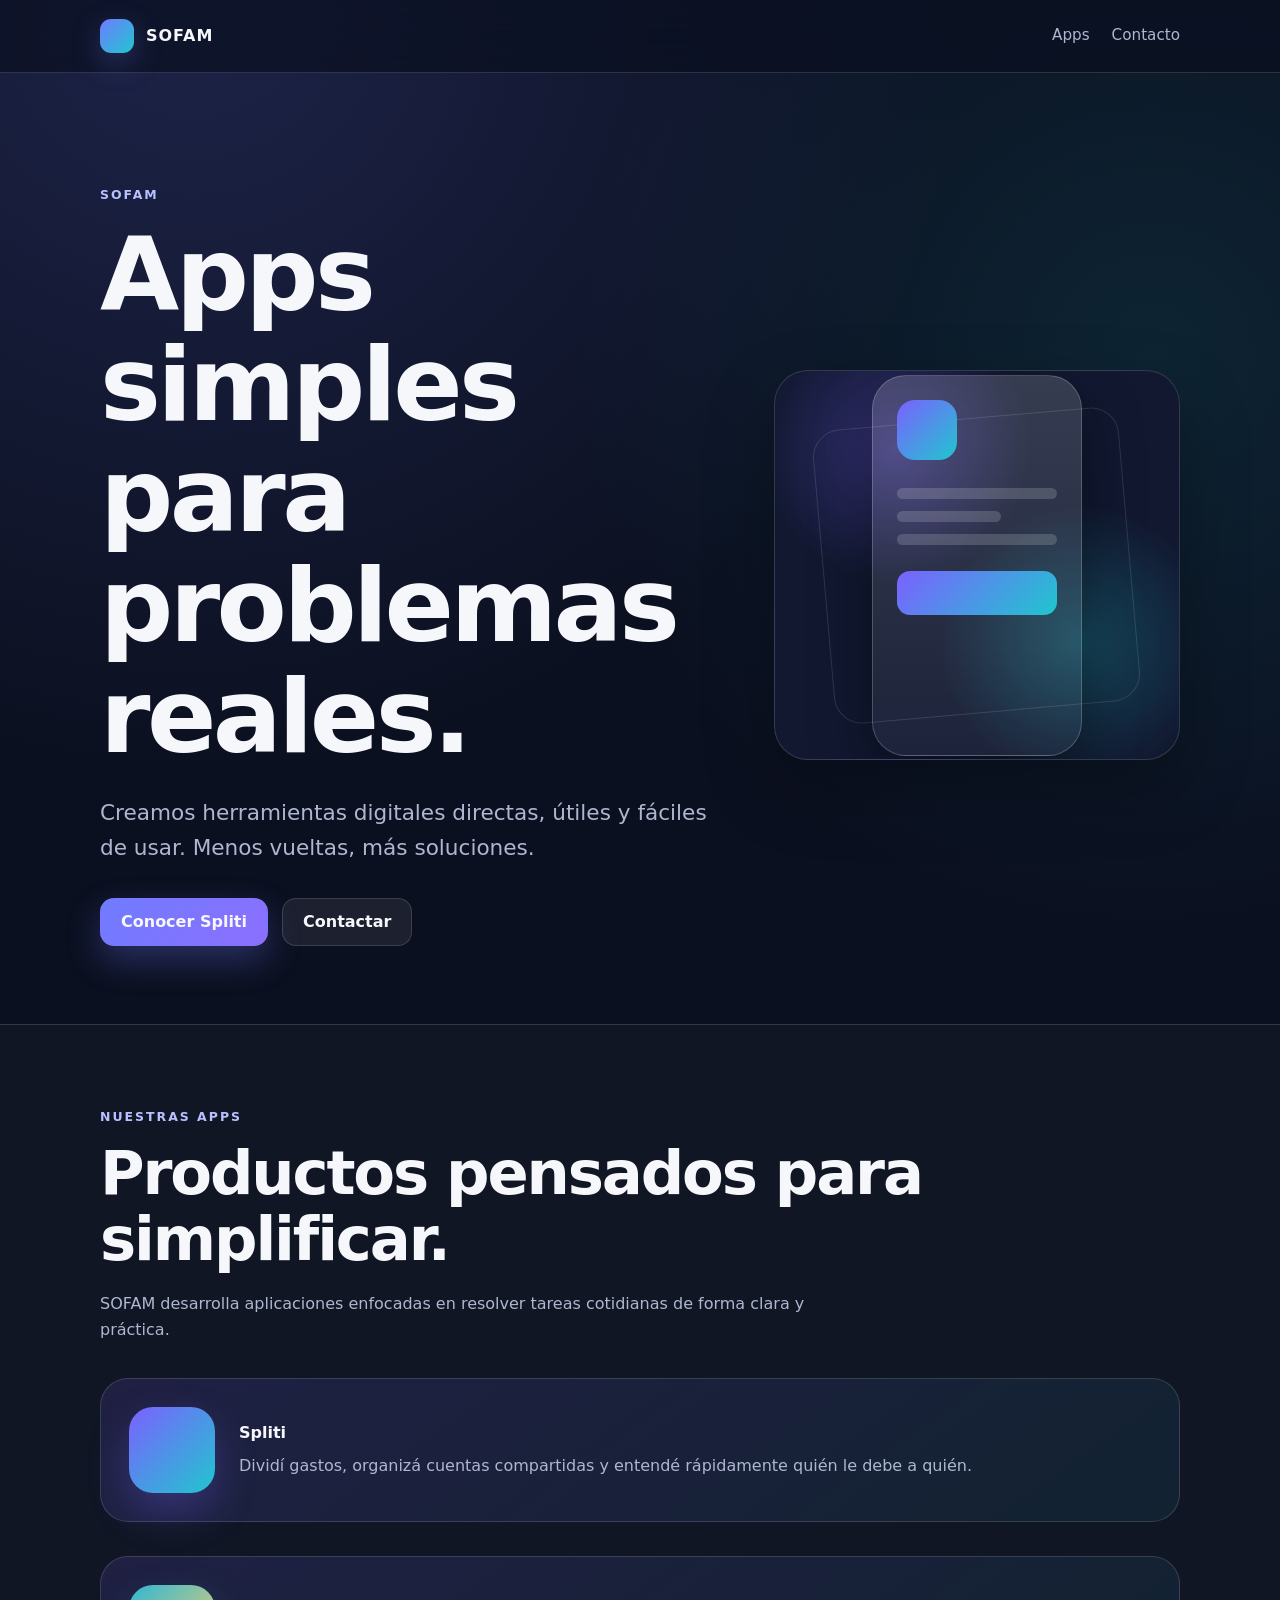
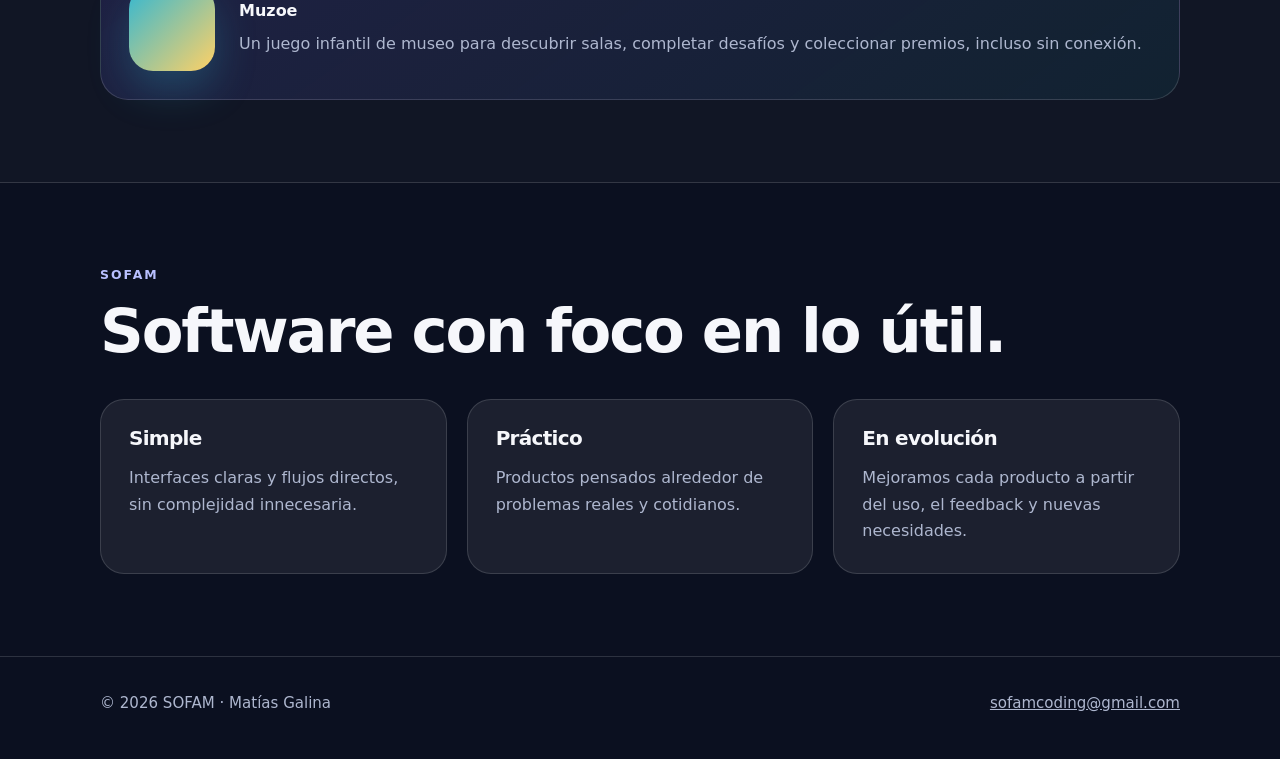
<file: index.html>
<!doctype html>
<html lang="es">
<head>
  <meta charset="utf-8">
  <meta name="viewport" content="width=device-width, initial-scale=1">
  <title>SOFAM — Apps simples para problemas reales</title>
  <meta name="description" content="SOFAM crea apps simples para problemas reales. Conocé Spliti y Muzoe.">
  <link rel="canonical" href="https://sofam.com.ar/">
  <link rel="stylesheet" href="/assets/styles.css">
</head>
<body>
  <header class="site-header">
    <div class="container nav">
      <a class="brand" href="https://sofam.com.ar/" aria-label="SOFAM inicio"><span class="brand-mark" aria-hidden="true"></span>SOFAM</a>
      <nav class="nav-links" aria-label="Navegación principal">
        <a href="#apps">Apps</a>
        <a class="hide-mobile" href="mailto:sofamcoding@gmail.com">Contacto</a>
      </nav>
    </div>
  </header>

  <main>
    <section class="hero">
      <div class="container hero-grid">
        <div>
          <p class="eyebrow">SOFAM</p>
          <h1>Apps simples para problemas reales.</h1>
          <p class="lead">Creamos herramientas digitales directas, útiles y fáciles de usar. Menos vueltas, más soluciones.</p>
          <div class="actions">
            <a class="button primary" href="https://sofam.com.ar/spliti/">Conocer Spliti</a>
            <a class="button" href="mailto:sofamcoding@gmail.com">Contactar</a>
          </div>
        </div>
        <div class="hero-card" aria-hidden="true">
          <div class="mini-app">
            <div class="mini-logo"></div>
            <div class="mini-line"></div>
            <div class="mini-line short"></div>
            <div class="mini-line"></div>
            <div class="mini-chip"></div>
          </div>
        </div>
      </div>
    </section>

    <section class="section soft" id="apps">
      <div class="container">
        <p class="eyebrow">Nuestras apps</p>
        <h2>Productos pensados para simplificar.</h2>
        <p class="section-copy">SOFAM desarrolla aplicaciones enfocadas en resolver tareas cotidianas de forma clara y práctica.</p>

        <a class="app-card" href="https://sofam.com.ar/spliti/">
          <span class="app-icon" aria-hidden="true"></span>
          <span>
            <strong>Spliti</strong>
            <p>Dividí gastos, organizá cuentas compartidas y entendé rápidamente quién le debe a quién.</p>
          </span>
        </a>

        <a class="app-card" href="https://sofam.com.ar/muzoe/">
          <span class="app-icon muzoe" aria-hidden="true"></span>
          <span>
            <strong>Muzoe</strong>
            <p>Un juego infantil de museo para descubrir salas, completar desafíos y coleccionar premios, incluso sin conexión.</p>
          </span>
        </a>
      </div>
    </section>

    <section class="section">
      <div class="container">
        <p class="eyebrow">SOFAM</p>
        <h2>Software con foco en lo útil.</h2>
        <div class="cards">
          <article class="card"><h3>Simple</h3><p>Interfaces claras y flujos directos, sin complejidad innecesaria.</p></article>
          <article class="card"><h3>Práctico</h3><p>Productos pensados alrededor de problemas reales y cotidianos.</p></article>
          <article class="card"><h3>En evolución</h3><p>Mejoramos cada producto a partir del uso, el feedback y nuevas necesidades.</p></article>
        </div>
      </div>
    </section>
  </main>

  <footer class="footer">
    <div class="container footer-inner">
      <span>© 2026 SOFAM · Matías Galina</span>
      <span><a href="mailto:sofamcoding@gmail.com">sofamcoding@gmail.com</a></span>
    </div>
  </footer>
</body>
</html>
</file>
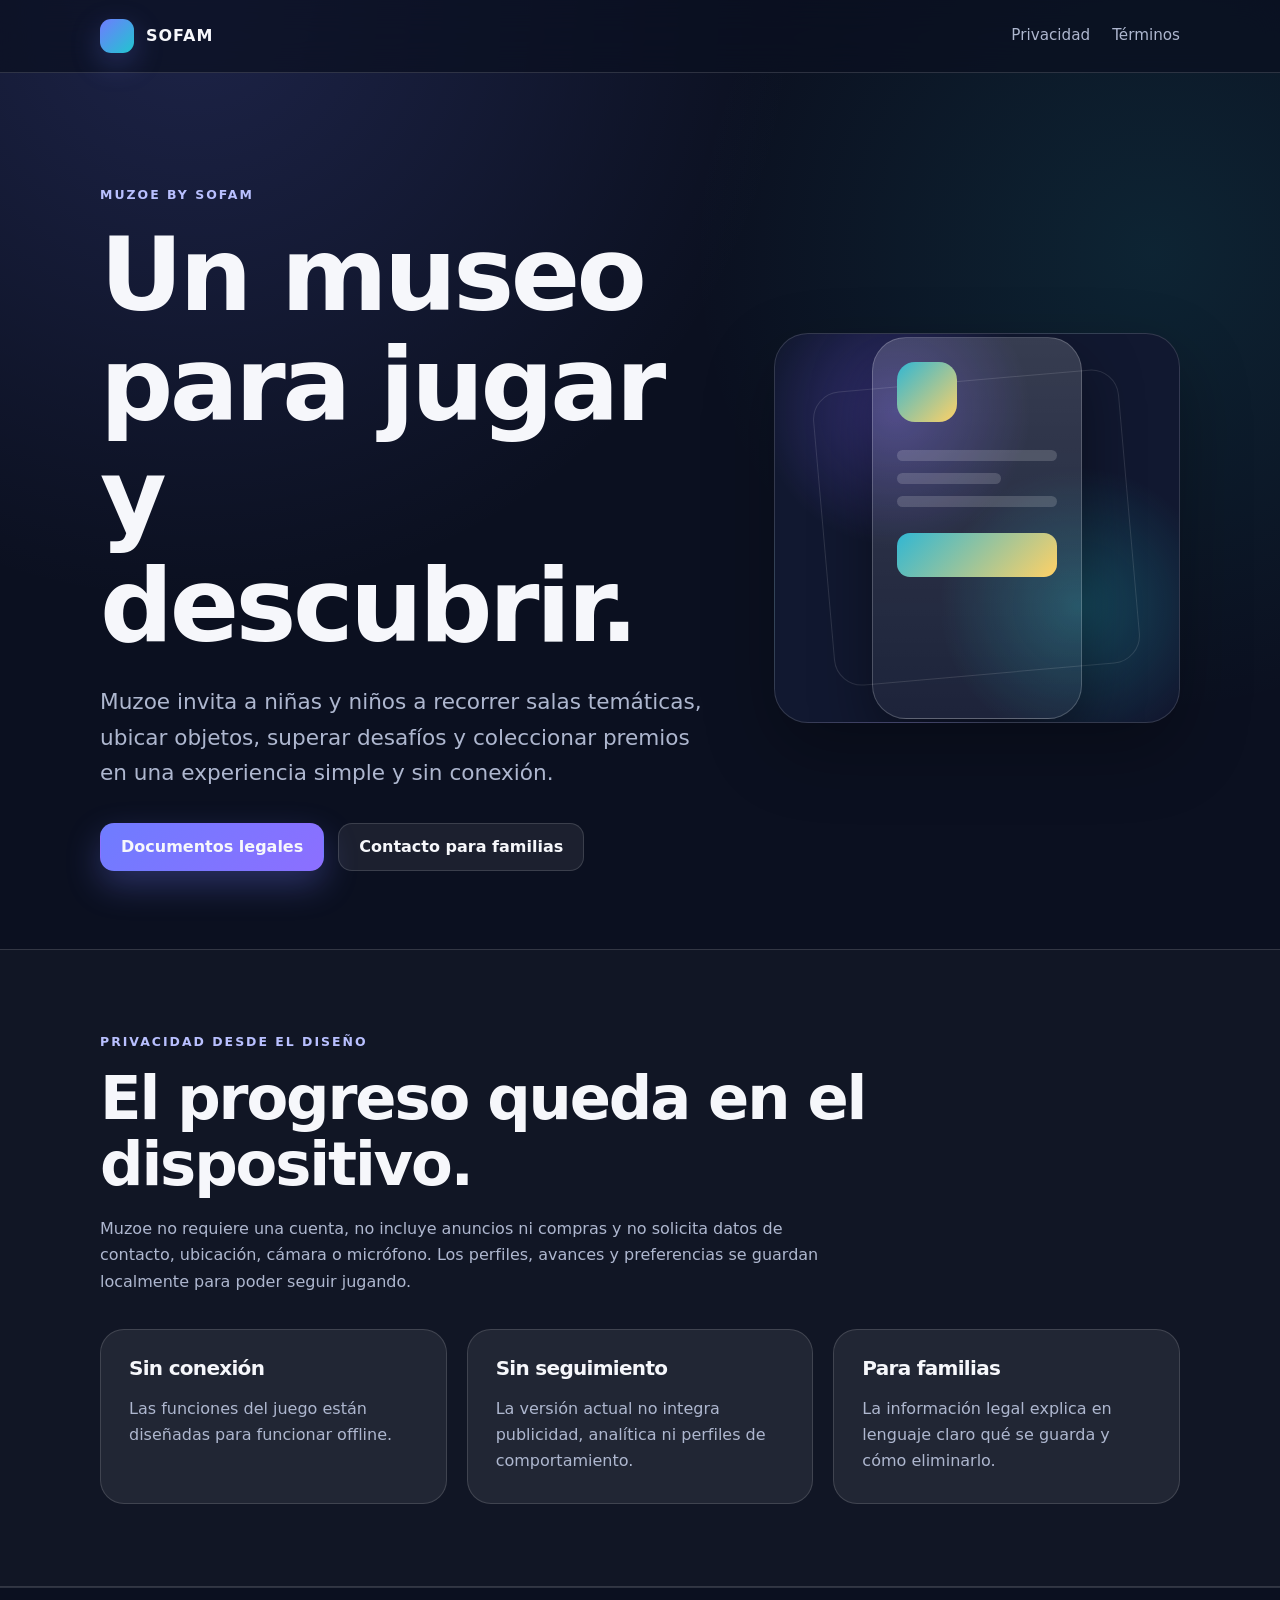
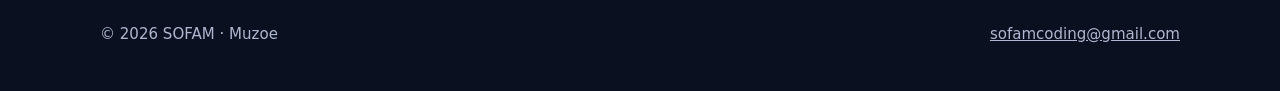
<file: muzoe/index.html>
<!doctype html>
<html lang="es">
<head>
  <meta charset="utf-8">
  <meta name="viewport" content="width=device-width, initial-scale=1">
  <title>Muzoe — Un museo para jugar y descubrir</title>
  <meta name="description" content="Muzoe es un juego infantil de museo que funciona sin conexión y guarda el progreso localmente.">
  <link rel="canonical" href="https://sofam.com.ar/muzoe/">
  <link rel="stylesheet" href="/assets/styles.css">
</head>
<body>
  <header class="site-header">
    <div class="container nav">
      <a class="brand" href="https://sofam.com.ar/"><span class="brand-mark" aria-hidden="true"></span>SOFAM</a>
      <nav class="nav-links" aria-label="Navegación Muzoe">
        <a href="/muzoe/legal/#privacidad">Privacidad</a>
        <a href="/muzoe/legal/#terminos">Términos</a>
      </nav>
    </div>
  </header>

  <main>
    <section class="hero">
      <div class="container hero-grid">
        <div>
          <p class="eyebrow">Muzoe by SOFAM</p>
          <h1>Un museo para jugar y descubrir.</h1>
          <p class="lead">Muzoe invita a niñas y niños a recorrer salas temáticas, ubicar objetos, superar desafíos y coleccionar premios en una experiencia simple y sin conexión.</p>
          <div class="actions">
            <a class="button primary" href="/muzoe/legal/">Documentos legales</a>
            <a class="button" href="mailto:sofamcoding@gmail.com?subject=Muzoe">Contacto para familias</a>
          </div>
        </div>
        <div class="hero-card" aria-hidden="true">
          <div class="mini-app">
            <div class="mini-logo" style="background:linear-gradient(135deg,var(--muzoe-a),var(--muzoe-b))"></div>
            <div class="mini-line"></div>
            <div class="mini-line short"></div>
            <div class="mini-line"></div>
            <div class="mini-chip" style="background:linear-gradient(135deg,var(--muzoe-a),var(--muzoe-b))"></div>
          </div>
        </div>
      </div>
    </section>

    <section class="section soft">
      <div class="container">
        <p class="eyebrow">Privacidad desde el diseño</p>
        <h2>El progreso queda en el dispositivo.</h2>
        <p class="section-copy">Muzoe no requiere una cuenta, no incluye anuncios ni compras y no solicita datos de contacto, ubicación, cámara o micrófono. Los perfiles, avances y preferencias se guardan localmente para poder seguir jugando.</p>
        <div class="cards">
          <article class="card"><h3>Sin conexión</h3><p>Las funciones del juego están diseñadas para funcionar offline.</p></article>
          <article class="card"><h3>Sin seguimiento</h3><p>La versión actual no integra publicidad, analítica ni perfiles de comportamiento.</p></article>
          <article class="card"><h3>Para familias</h3><p>La información legal explica en lenguaje claro qué se guarda y cómo eliminarlo.</p></article>
        </div>
      </div>
    </section>
  </main>

  <footer class="footer">
    <div class="container footer-inner">
      <span>© 2026 SOFAM · Muzoe</span>
      <span><a href="mailto:sofamcoding@gmail.com">sofamcoding@gmail.com</a></span>
    </div>
  </footer>
</body>
</html>
</file>
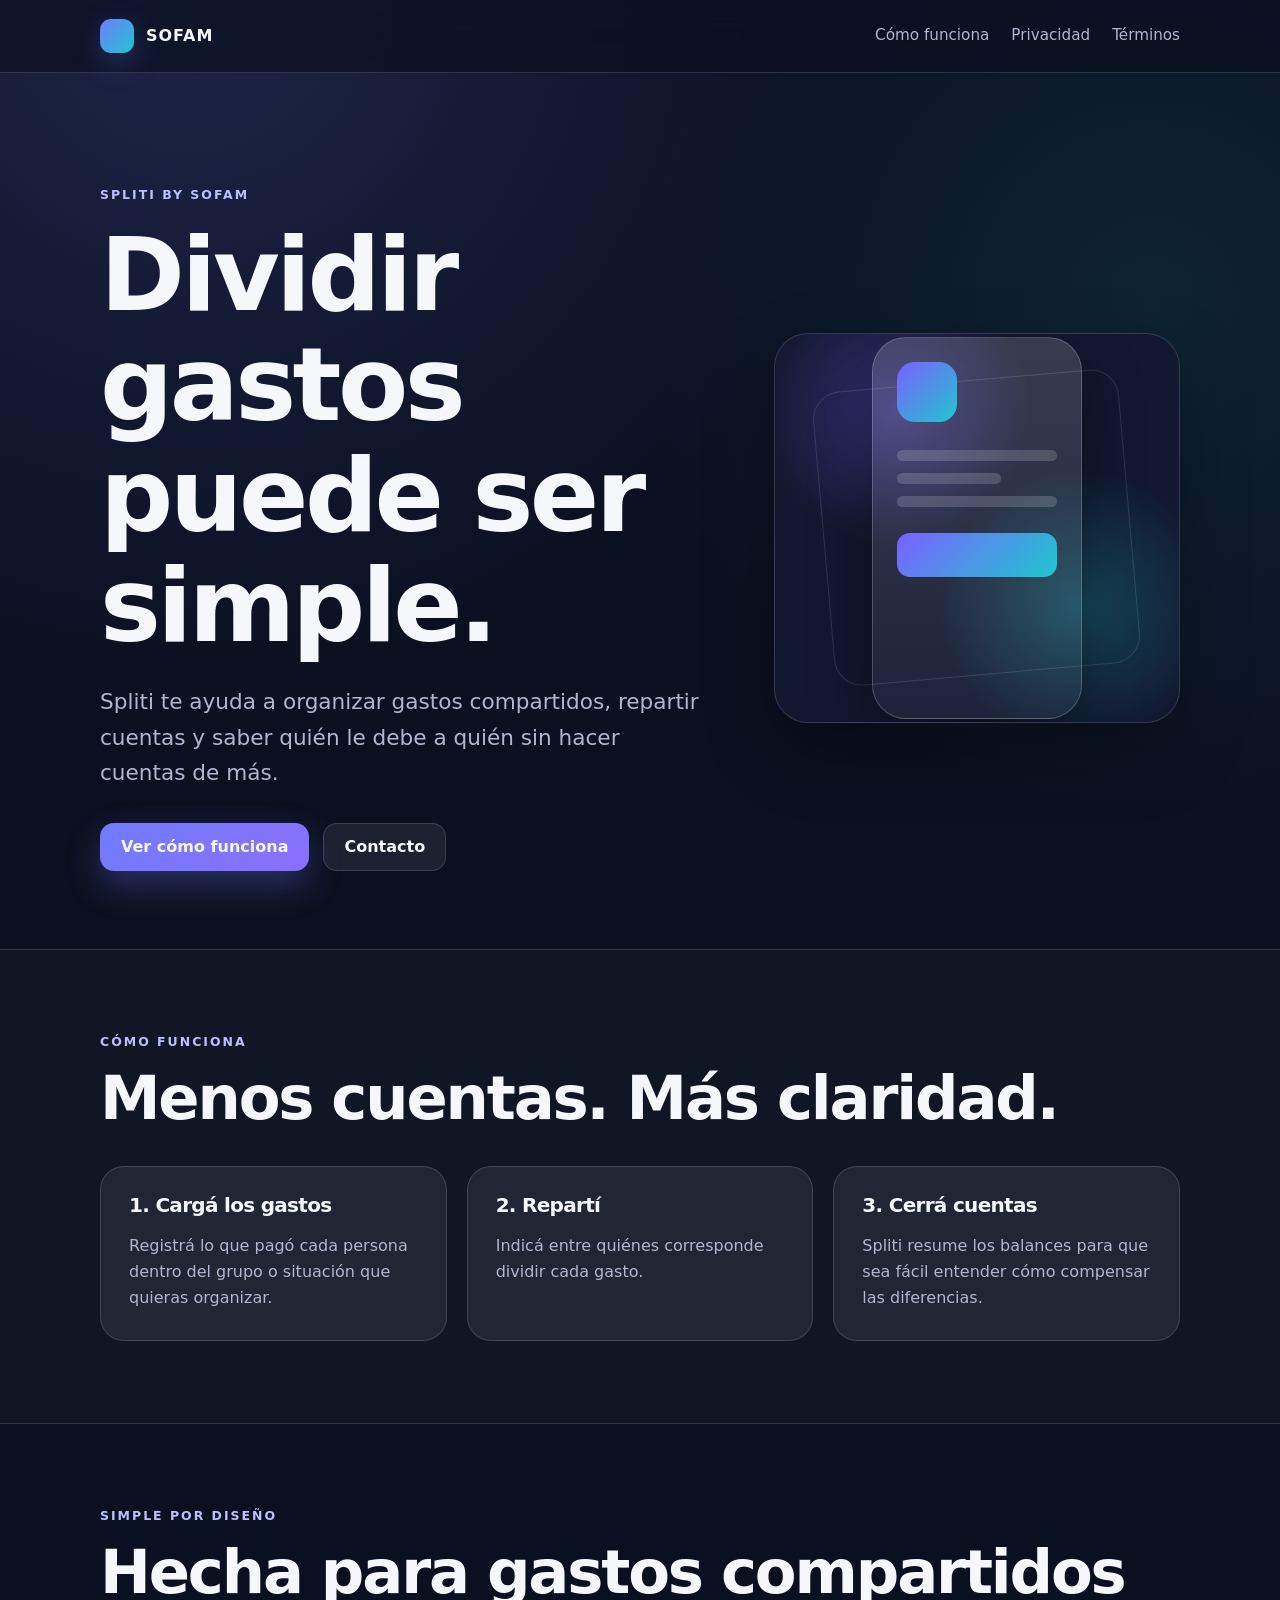
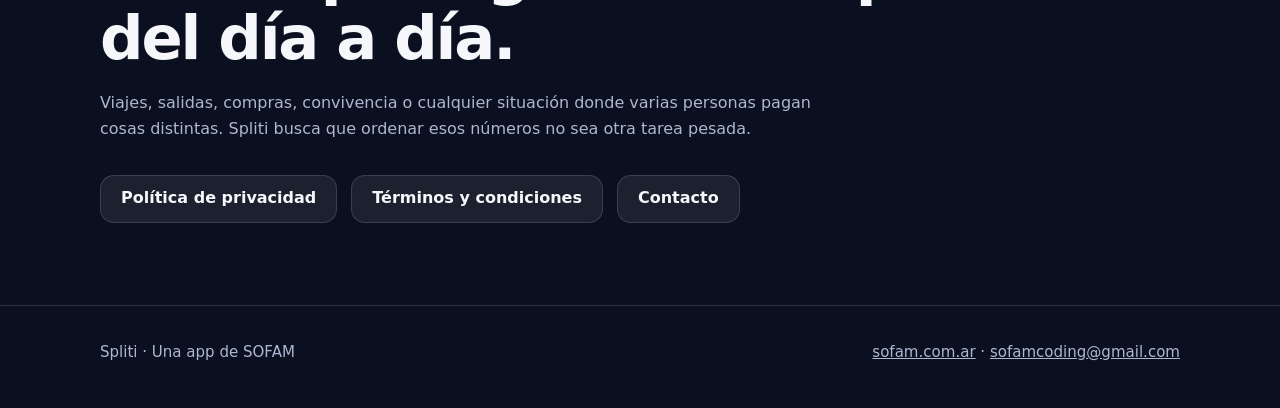
<file: spliti/index.html>
<!doctype html>
<html lang="es">
<head>
  <meta charset="utf-8">
  <meta name="viewport" content="width=device-width, initial-scale=1">
  <title>Spliti — Dividí gastos sin complicarte</title>
  <meta name="description" content="Spliti te ayuda a dividir gastos y organizar cuentas compartidas de forma simple.">
  <link rel="canonical" href="https://sofam.com.ar/spliti/">
  <link rel="stylesheet" href="/assets/styles.css">
</head>
<body>
  <header class="site-header">
    <div class="container nav">
      <a class="brand" href="https://sofam.com.ar/"><span class="brand-mark" aria-hidden="true"></span>SOFAM</a>
      <nav class="nav-links" aria-label="Navegación Spliti">
        <a href="#como-funciona">Cómo funciona</a>
        <a class="hide-mobile" href="/spliti/legal/#privacidad">Privacidad</a>
        <a class="hide-mobile" href="/spliti/legal/#terminos">Términos</a>
      </nav>
    </div>
  </header>

  <main>
    <section class="hero">
      <div class="container hero-grid">
        <div>
          <p class="eyebrow">Spliti by SOFAM</p>
          <h1>Dividir gastos puede ser simple.</h1>
          <p class="lead">Spliti te ayuda a organizar gastos compartidos, repartir cuentas y saber quién le debe a quién sin hacer cuentas de más.</p>
          <div class="actions">
            <a class="button primary" href="#como-funciona">Ver cómo funciona</a>
            <a class="button" href="mailto:sofamcoding@gmail.com?subject=Spliti">Contacto</a>
          </div>
        </div>
        <div class="hero-card" aria-hidden="true">
          <div class="mini-app">
            <div class="mini-logo"></div>
            <div class="mini-line"></div>
            <div class="mini-line short"></div>
            <div class="mini-line"></div>
            <div class="mini-chip"></div>
          </div>
        </div>
      </div>
    </section>

    <section class="section soft" id="como-funciona">
      <div class="container">
        <p class="eyebrow">Cómo funciona</p>
        <h2>Menos cuentas. Más claridad.</h2>
        <div class="cards">
          <article class="card"><h3>1. Cargá los gastos</h3><p>Registrá lo que pagó cada persona dentro del grupo o situación que quieras organizar.</p></article>
          <article class="card"><h3>2. Repartí</h3><p>Indicá entre quiénes corresponde dividir cada gasto.</p></article>
          <article class="card"><h3>3. Cerrá cuentas</h3><p>Spliti resume los balances para que sea fácil entender cómo compensar las diferencias.</p></article>
        </div>
      </div>
    </section>

    <section class="section">
      <div class="container">
        <p class="eyebrow">Simple por diseño</p>
        <h2>Hecha para gastos compartidos del día a día.</h2>
        <p class="section-copy">Viajes, salidas, compras, convivencia o cualquier situación donde varias personas pagan cosas distintas. Spliti busca que ordenar esos números no sea otra tarea pesada.</p>
        <div class="actions">
          <a class="button" href="/spliti/legal/#privacidad">Política de privacidad</a>
          <a class="button" href="/spliti/legal/#terminos">Términos y condiciones</a>
          <a class="button" href="mailto:sofamcoding@gmail.com?subject=Spliti">Contacto</a>
        </div>
      </div>
    </section>
  </main>

  <footer class="footer">
    <div class="container footer-inner">
      <span>Spliti · Una app de SOFAM</span>
      <span><a href="https://sofam.com.ar/">sofam.com.ar</a> · <a href="mailto:sofamcoding@gmail.com">sofamcoding@gmail.com</a></span>
    </div>
  </footer>
</body>
</html>
</file>
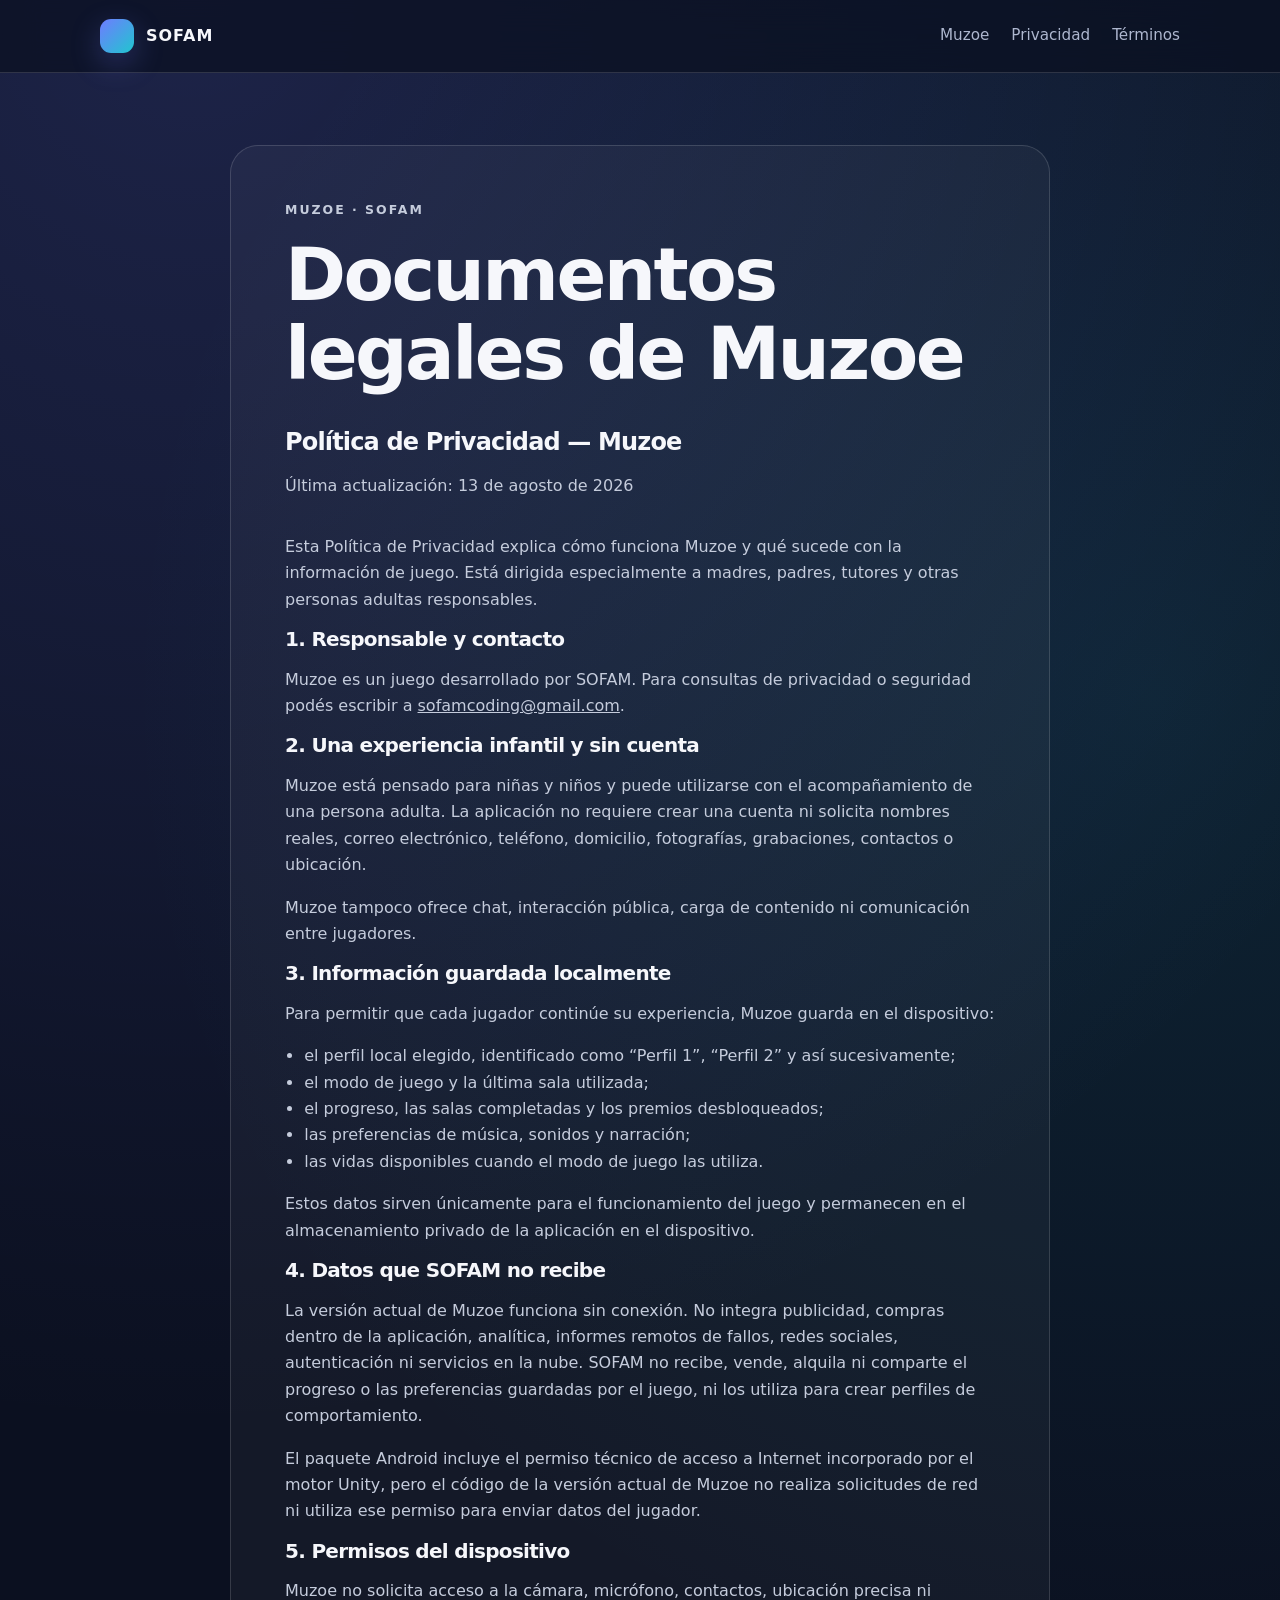
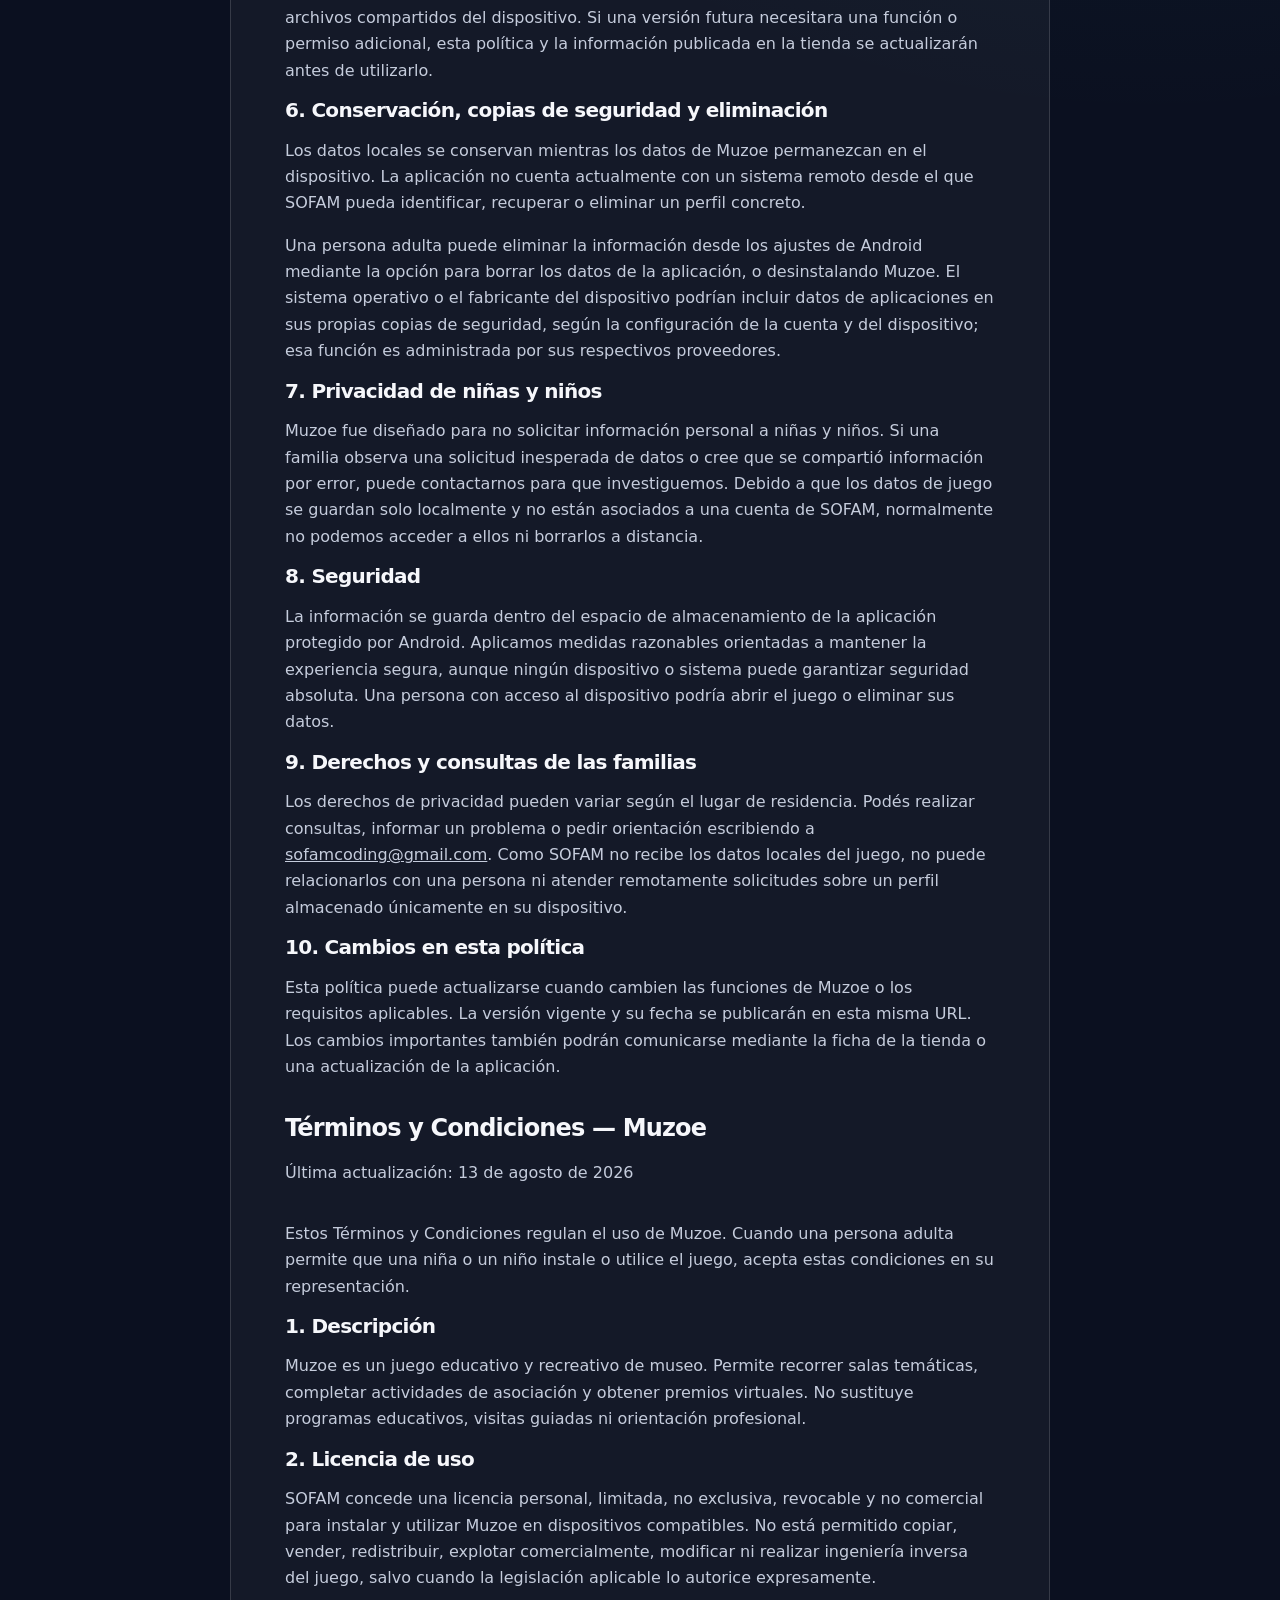
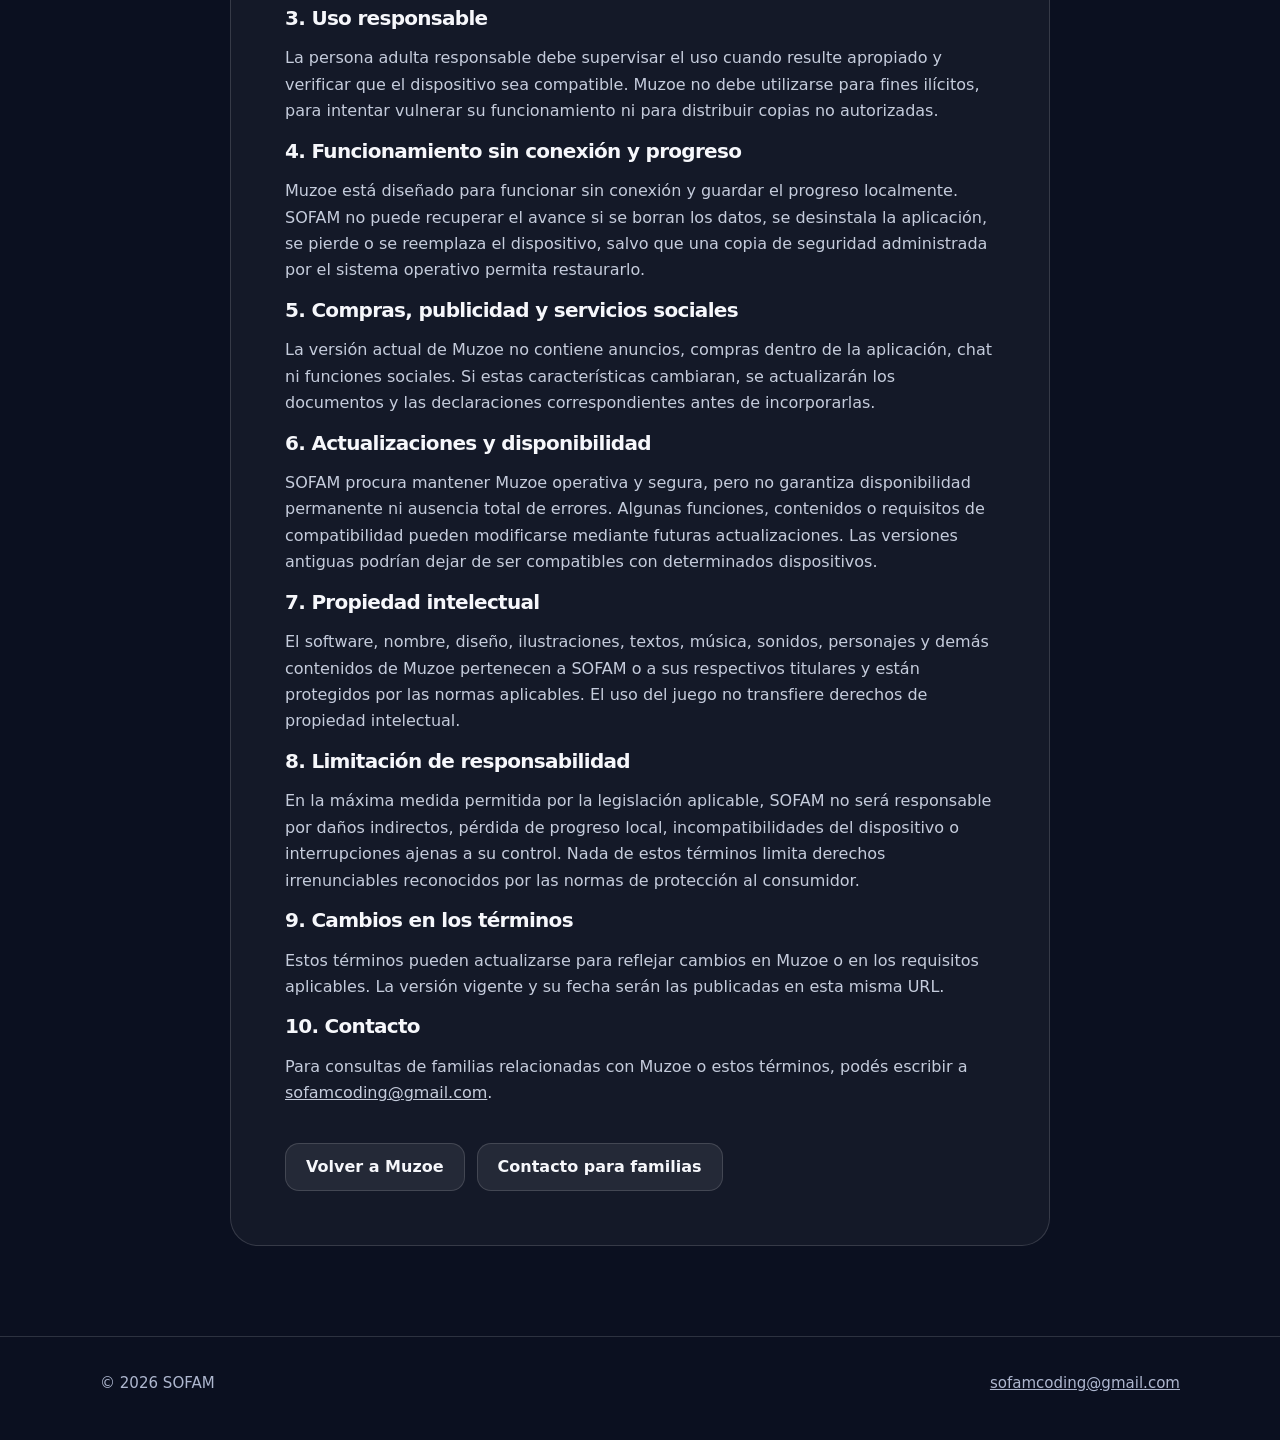
<file: muzoe/legal/index.html>
<!doctype html>
<html lang="es">
<head>
  <meta charset="utf-8">
  <meta name="viewport" content="width=device-width, initial-scale=1">
  <title>Política de Privacidad y Términos — Muzoe</title>
  <meta name="description" content="Política de Privacidad y Términos y Condiciones de Muzoe, un juego infantil de SOFAM.">
  <link rel="canonical" href="https://sofam.com.ar/muzoe/legal/">
  <link rel="stylesheet" href="/assets/styles.css">
</head>
<body>
  <header class="site-header">
    <div class="container nav">
      <a class="brand" href="https://sofam.com.ar/"><span class="brand-mark" aria-hidden="true"></span>SOFAM</a>
      <nav class="nav-links" aria-label="Navegación legal de Muzoe">
        <a href="/muzoe/">Muzoe</a>
        <a href="#privacidad">Privacidad</a>
        <a href="#terminos">Términos</a>
      </nav>
    </div>
  </header>

  <main class="legal-wrap">
    <article class="container legal">
      <p class="eyebrow">Muzoe · SOFAM</p>
      <h1>Documentos legales de Muzoe</h1>

      <section id="privacidad" aria-labelledby="titulo-privacidad">
        <h2 id="titulo-privacidad">Política de Privacidad — Muzoe</h2>
        <p class="meta">Última actualización: 13 de agosto de 2026</p>

        <p>Esta Política de Privacidad explica cómo funciona Muzoe y qué sucede con la información de juego. Está dirigida especialmente a madres, padres, tutores y otras personas adultas responsables.</p>

        <h3>1. Responsable y contacto</h3>
        <p>Muzoe es un juego desarrollado por SOFAM. Para consultas de privacidad o seguridad podés escribir a <a href="mailto:sofamcoding@gmail.com?subject=Privacidad%20Muzoe">sofamcoding@gmail.com</a>.</p>

        <h3>2. Una experiencia infantil y sin cuenta</h3>
        <p>Muzoe está pensado para niñas y niños y puede utilizarse con el acompañamiento de una persona adulta. La aplicación no requiere crear una cuenta ni solicita nombres reales, correo electrónico, teléfono, domicilio, fotografías, grabaciones, contactos o ubicación.</p>
        <p>Muzoe tampoco ofrece chat, interacción pública, carga de contenido ni comunicación entre jugadores.</p>

        <h3>3. Información guardada localmente</h3>
        <p>Para permitir que cada jugador continúe su experiencia, Muzoe guarda en el dispositivo:</p>
        <ul>
          <li>el perfil local elegido, identificado como “Perfil 1”, “Perfil 2” y así sucesivamente;</li>
          <li>el modo de juego y la última sala utilizada;</li>
          <li>el progreso, las salas completadas y los premios desbloqueados;</li>
          <li>las preferencias de música, sonidos y narración;</li>
          <li>las vidas disponibles cuando el modo de juego las utiliza.</li>
        </ul>
        <p>Estos datos sirven únicamente para el funcionamiento del juego y permanecen en el almacenamiento privado de la aplicación en el dispositivo.</p>

        <h3>4. Datos que SOFAM no recibe</h3>
        <p>La versión actual de Muzoe funciona sin conexión. No integra publicidad, compras dentro de la aplicación, analítica, informes remotos de fallos, redes sociales, autenticación ni servicios en la nube. SOFAM no recibe, vende, alquila ni comparte el progreso o las preferencias guardadas por el juego, ni los utiliza para crear perfiles de comportamiento.</p>
        <p>El paquete Android incluye el permiso técnico de acceso a Internet incorporado por el motor Unity, pero el código de la versión actual de Muzoe no realiza solicitudes de red ni utiliza ese permiso para enviar datos del jugador.</p>

        <h3>5. Permisos del dispositivo</h3>
        <p>Muzoe no solicita acceso a la cámara, micrófono, contactos, ubicación precisa ni archivos compartidos del dispositivo. Si una versión futura necesitara una función o permiso adicional, esta política y la información publicada en la tienda se actualizarán antes de utilizarlo.</p>

        <h3>6. Conservación, copias de seguridad y eliminación</h3>
        <p>Los datos locales se conservan mientras los datos de Muzoe permanezcan en el dispositivo. La aplicación no cuenta actualmente con un sistema remoto desde el que SOFAM pueda identificar, recuperar o eliminar un perfil concreto.</p>
        <p>Una persona adulta puede eliminar la información desde los ajustes de Android mediante la opción para borrar los datos de la aplicación, o desinstalando Muzoe. El sistema operativo o el fabricante del dispositivo podrían incluir datos de aplicaciones en sus propias copias de seguridad, según la configuración de la cuenta y del dispositivo; esa función es administrada por sus respectivos proveedores.</p>

        <h3>7. Privacidad de niñas y niños</h3>
        <p>Muzoe fue diseñado para no solicitar información personal a niñas y niños. Si una familia observa una solicitud inesperada de datos o cree que se compartió información por error, puede contactarnos para que investiguemos. Debido a que los datos de juego se guardan solo localmente y no están asociados a una cuenta de SOFAM, normalmente no podemos acceder a ellos ni borrarlos a distancia.</p>

        <h3>8. Seguridad</h3>
        <p>La información se guarda dentro del espacio de almacenamiento de la aplicación protegido por Android. Aplicamos medidas razonables orientadas a mantener la experiencia segura, aunque ningún dispositivo o sistema puede garantizar seguridad absoluta. Una persona con acceso al dispositivo podría abrir el juego o eliminar sus datos.</p>

        <h3>9. Derechos y consultas de las familias</h3>
        <p>Los derechos de privacidad pueden variar según el lugar de residencia. Podés realizar consultas, informar un problema o pedir orientación escribiendo a <a href="mailto:sofamcoding@gmail.com?subject=Privacidad%20Muzoe">sofamcoding@gmail.com</a>. Como SOFAM no recibe los datos locales del juego, no puede relacionarlos con una persona ni atender remotamente solicitudes sobre un perfil almacenado únicamente en su dispositivo.</p>

        <h3>10. Cambios en esta política</h3>
        <p>Esta política puede actualizarse cuando cambien las funciones de Muzoe o los requisitos aplicables. La versión vigente y su fecha se publicarán en esta misma URL. Los cambios importantes también podrán comunicarse mediante la ficha de la tienda o una actualización de la aplicación.</p>
      </section>

      <section id="terminos" aria-labelledby="titulo-terminos">
        <h2 id="titulo-terminos">Términos y Condiciones — Muzoe</h2>
        <p class="meta">Última actualización: 13 de agosto de 2026</p>

        <p>Estos Términos y Condiciones regulan el uso de Muzoe. Cuando una persona adulta permite que una niña o un niño instale o utilice el juego, acepta estas condiciones en su representación.</p>

        <h3>1. Descripción</h3>
        <p>Muzoe es un juego educativo y recreativo de museo. Permite recorrer salas temáticas, completar actividades de asociación y obtener premios virtuales. No sustituye programas educativos, visitas guiadas ni orientación profesional.</p>

        <h3>2. Licencia de uso</h3>
        <p>SOFAM concede una licencia personal, limitada, no exclusiva, revocable y no comercial para instalar y utilizar Muzoe en dispositivos compatibles. No está permitido copiar, vender, redistribuir, explotar comercialmente, modificar ni realizar ingeniería inversa del juego, salvo cuando la legislación aplicable lo autorice expresamente.</p>

        <h3>3. Uso responsable</h3>
        <p>La persona adulta responsable debe supervisar el uso cuando resulte apropiado y verificar que el dispositivo sea compatible. Muzoe no debe utilizarse para fines ilícitos, para intentar vulnerar su funcionamiento ni para distribuir copias no autorizadas.</p>

        <h3>4. Funcionamiento sin conexión y progreso</h3>
        <p>Muzoe está diseñado para funcionar sin conexión y guardar el progreso localmente. SOFAM no puede recuperar el avance si se borran los datos, se desinstala la aplicación, se pierde o se reemplaza el dispositivo, salvo que una copia de seguridad administrada por el sistema operativo permita restaurarlo.</p>

        <h3>5. Compras, publicidad y servicios sociales</h3>
        <p>La versión actual de Muzoe no contiene anuncios, compras dentro de la aplicación, chat ni funciones sociales. Si estas características cambiaran, se actualizarán los documentos y las declaraciones correspondientes antes de incorporarlas.</p>

        <h3>6. Actualizaciones y disponibilidad</h3>
        <p>SOFAM procura mantener Muzoe operativa y segura, pero no garantiza disponibilidad permanente ni ausencia total de errores. Algunas funciones, contenidos o requisitos de compatibilidad pueden modificarse mediante futuras actualizaciones. Las versiones antiguas podrían dejar de ser compatibles con determinados dispositivos.</p>

        <h3>7. Propiedad intelectual</h3>
        <p>El software, nombre, diseño, ilustraciones, textos, música, sonidos, personajes y demás contenidos de Muzoe pertenecen a SOFAM o a sus respectivos titulares y están protegidos por las normas aplicables. El uso del juego no transfiere derechos de propiedad intelectual.</p>

        <h3>8. Limitación de responsabilidad</h3>
        <p>En la máxima medida permitida por la legislación aplicable, SOFAM no será responsable por daños indirectos, pérdida de progreso local, incompatibilidades del dispositivo o interrupciones ajenas a su control. Nada de estos términos limita derechos irrenunciables reconocidos por las normas de protección al consumidor.</p>

        <h3>9. Cambios en los términos</h3>
        <p>Estos términos pueden actualizarse para reflejar cambios en Muzoe o en los requisitos aplicables. La versión vigente y su fecha serán las publicadas en esta misma URL.</p>

        <h3>10. Contacto</h3>
        <p>Para consultas de familias relacionadas con Muzoe o estos términos, podés escribir a <a href="mailto:sofamcoding@gmail.com?subject=Muzoe">sofamcoding@gmail.com</a>.</p>
      </section>

      <div class="legal-nav">
        <a class="button" href="/muzoe/">Volver a Muzoe</a>
        <a class="button" href="mailto:sofamcoding@gmail.com?subject=Muzoe">Contacto para familias</a>
      </div>
    </article>
  </main>

  <footer class="footer">
    <div class="container footer-inner">
      <span>© 2026 SOFAM</span>
      <span><a href="mailto:sofamcoding@gmail.com">sofamcoding@gmail.com</a></span>
    </div>
  </footer>
</body>
</html>
</file>
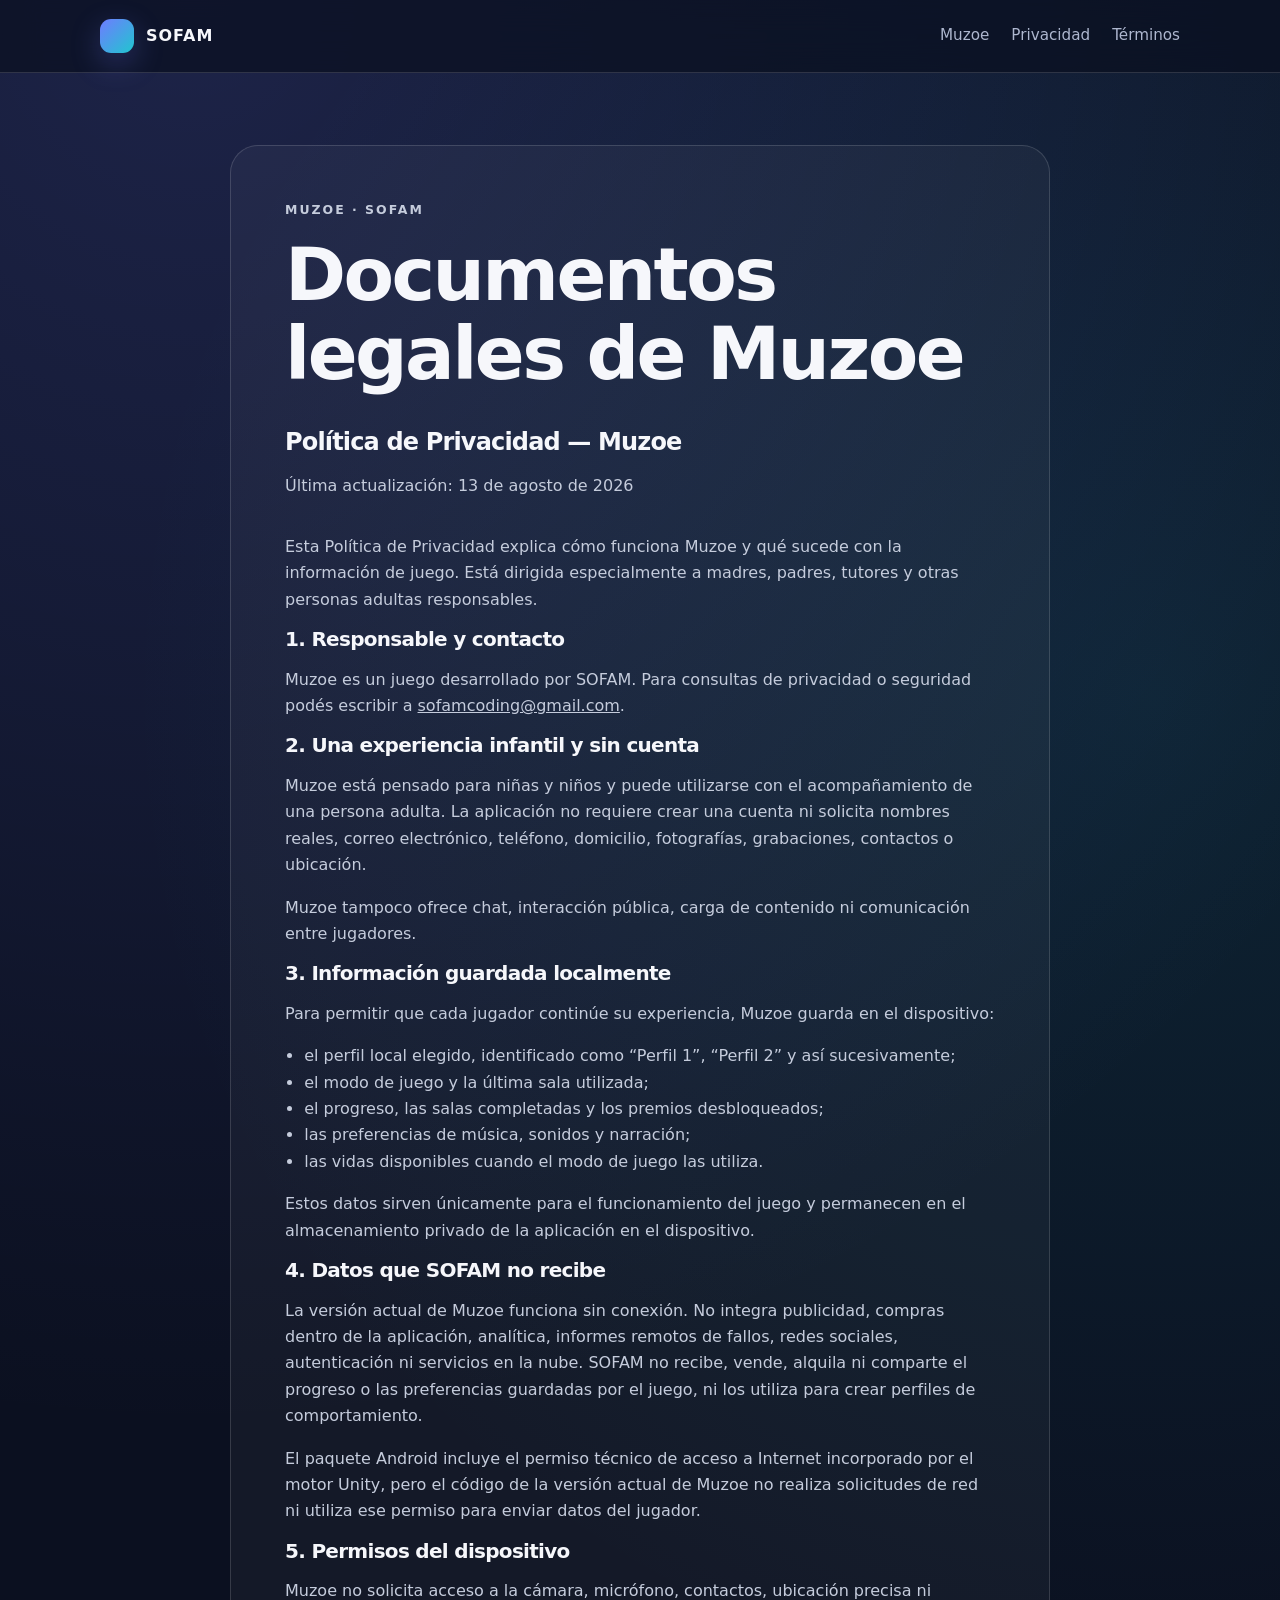
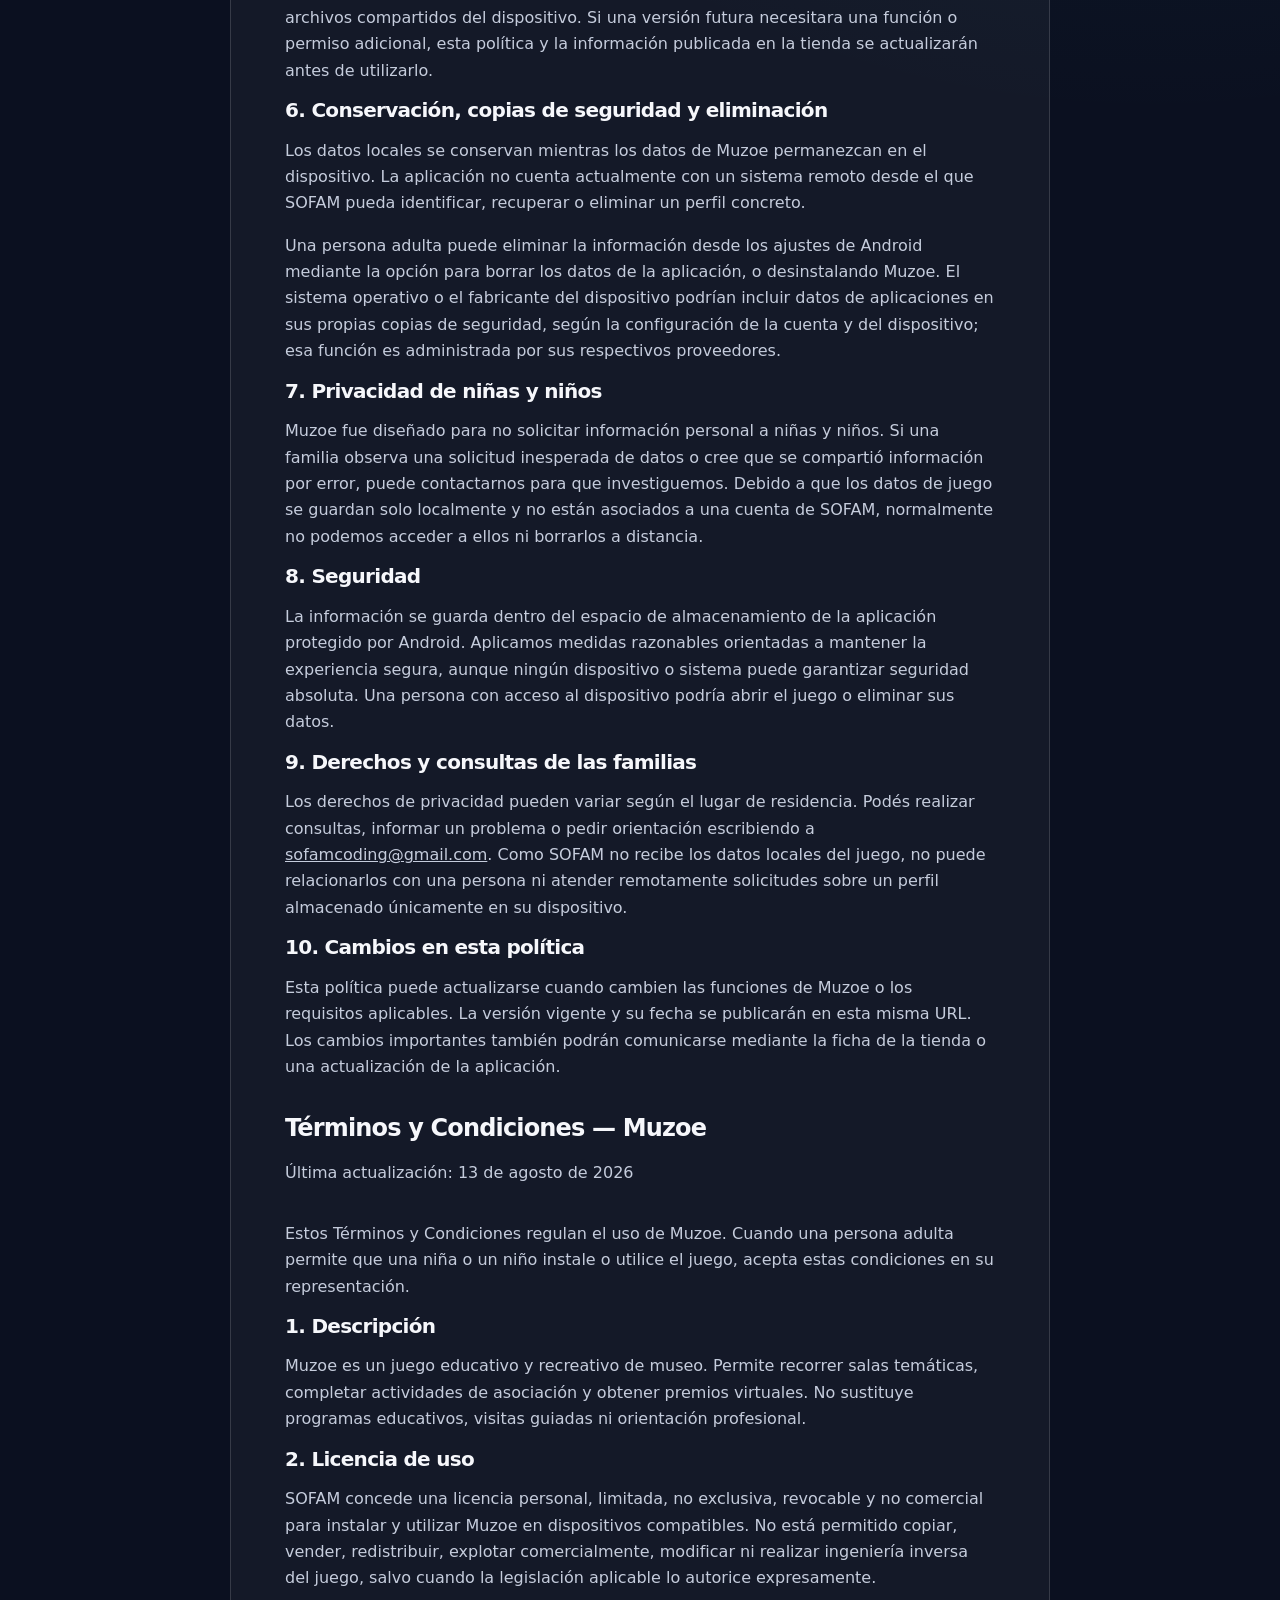
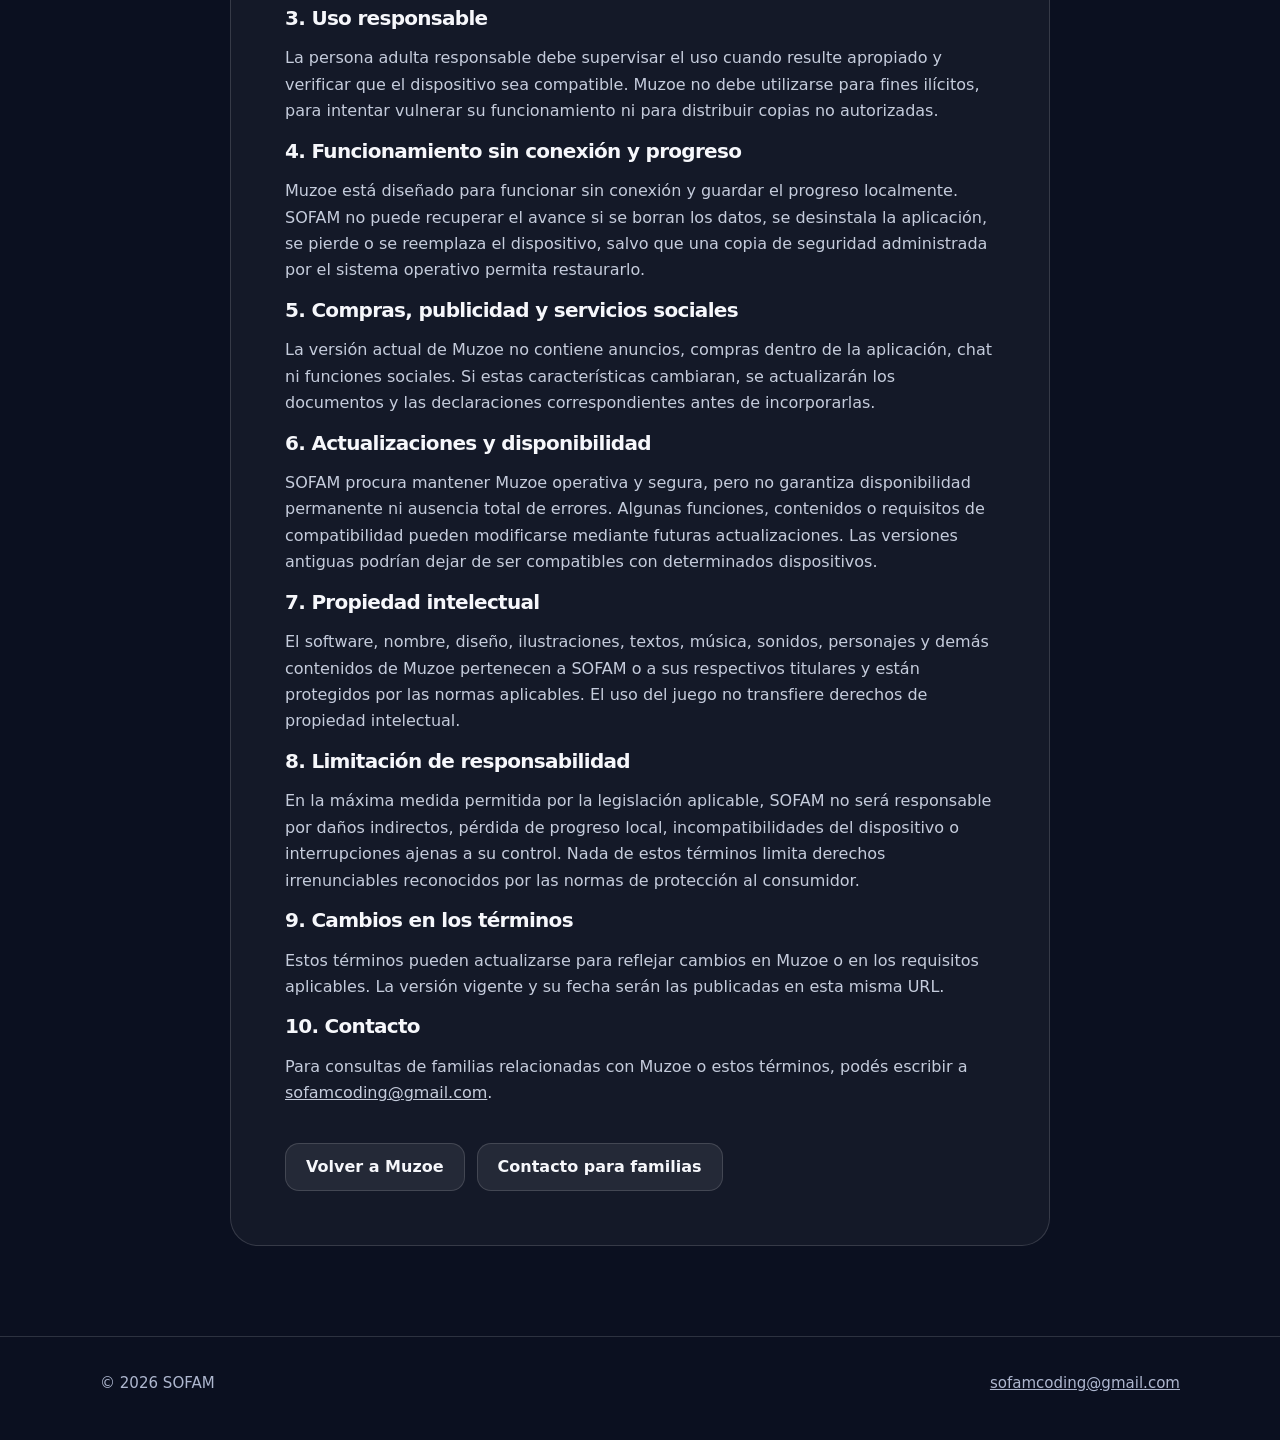
<file: muzoe/privacidad/index.html>
<!doctype html>
<html lang="es">
<head>
  <meta charset="utf-8">
  <meta name="viewport" content="width=device-width, initial-scale=1">
  <meta http-equiv="refresh" content="0; url=/muzoe/legal/#privacidad">
  <title>Política de Privacidad — Muzoe</title>
  <meta name="description" content="Redirección a la Política de Privacidad de Muzoe.">
  <link rel="canonical" href="https://sofam.com.ar/muzoe/legal/">
  <link rel="stylesheet" href="/assets/styles.css">
  <script>location.replace('/muzoe/legal/#privacidad');</script>
</head>
<body><main class="legal-wrap"><section class="container legal"><p class="eyebrow">Muzoe · SOFAM</p><h1>Política de Privacidad</h1><p>La Política de Privacidad de Muzoe está publicada en el documento legal unificado.</p><div class="legal-nav"><a class="button primary" href="/muzoe/legal/#privacidad">Ir a la Política de Privacidad de Muzoe</a></div></section></main></body>
</html>
</file>
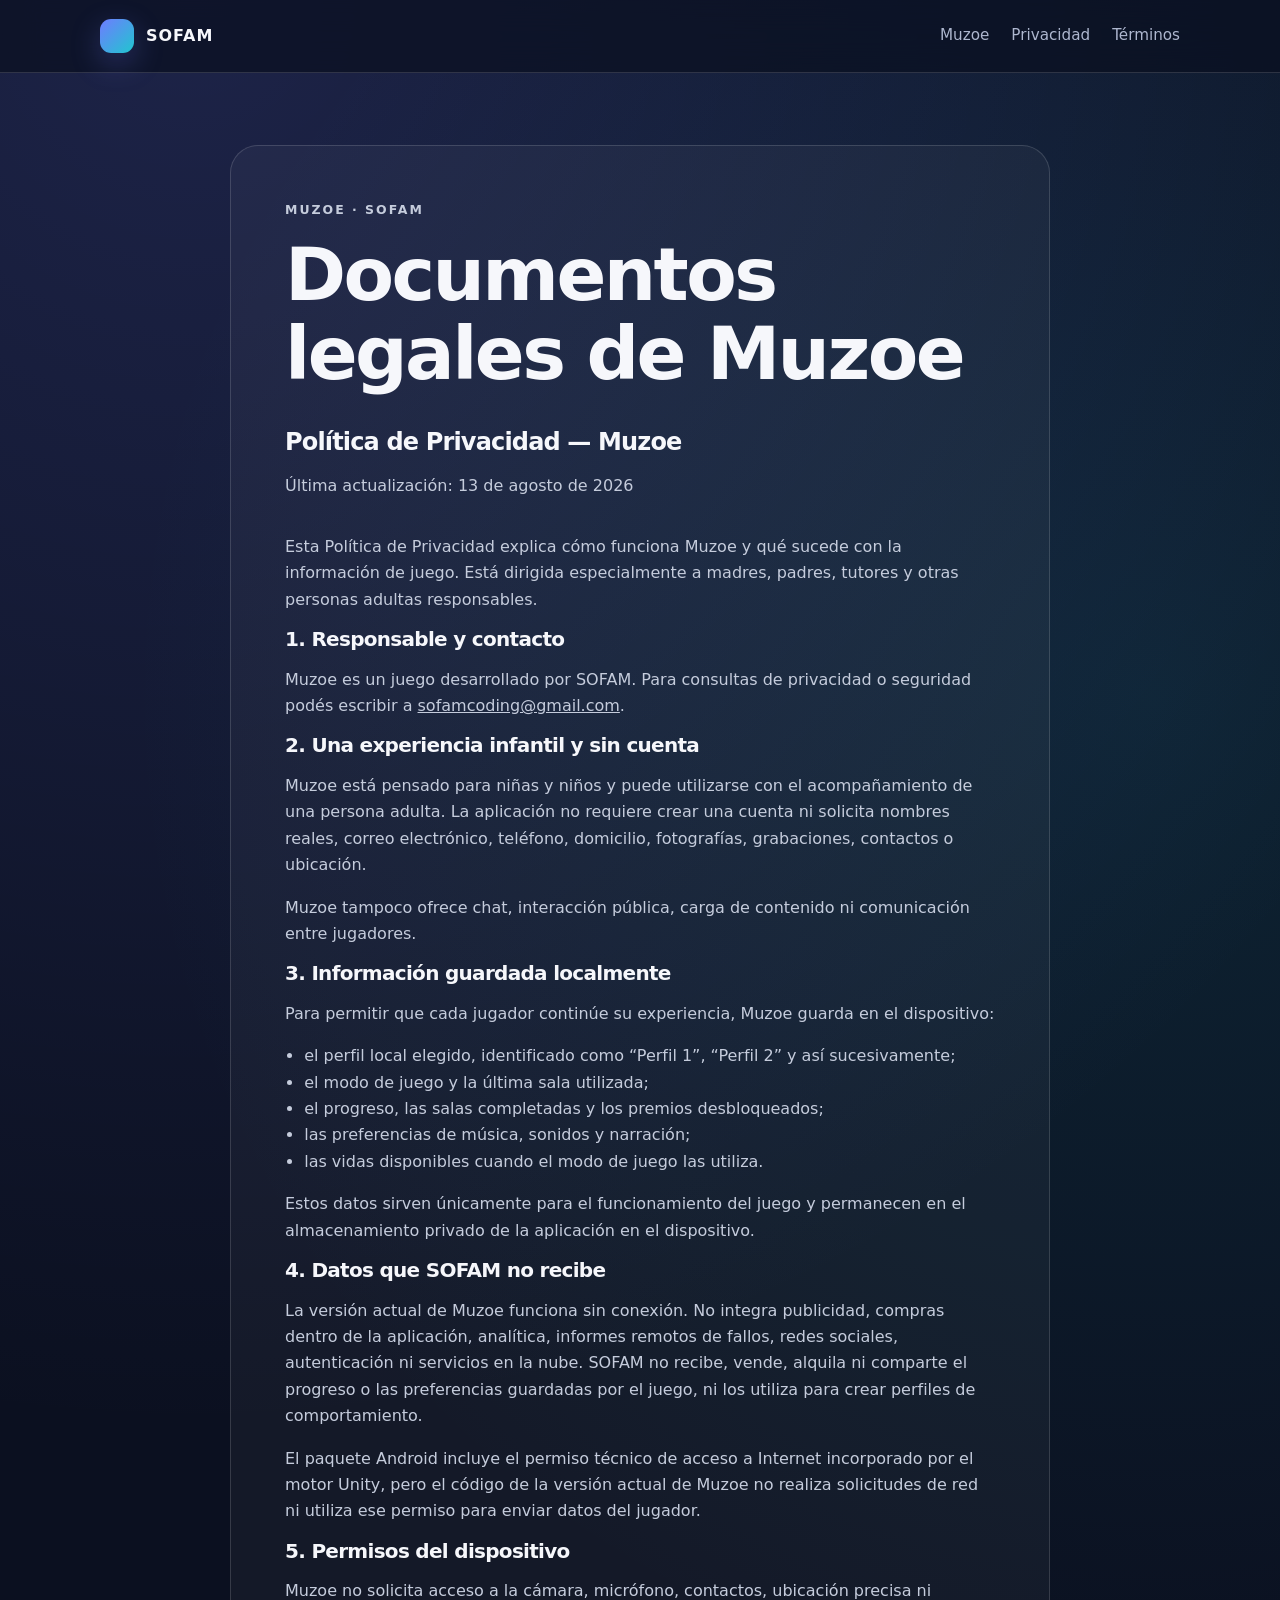
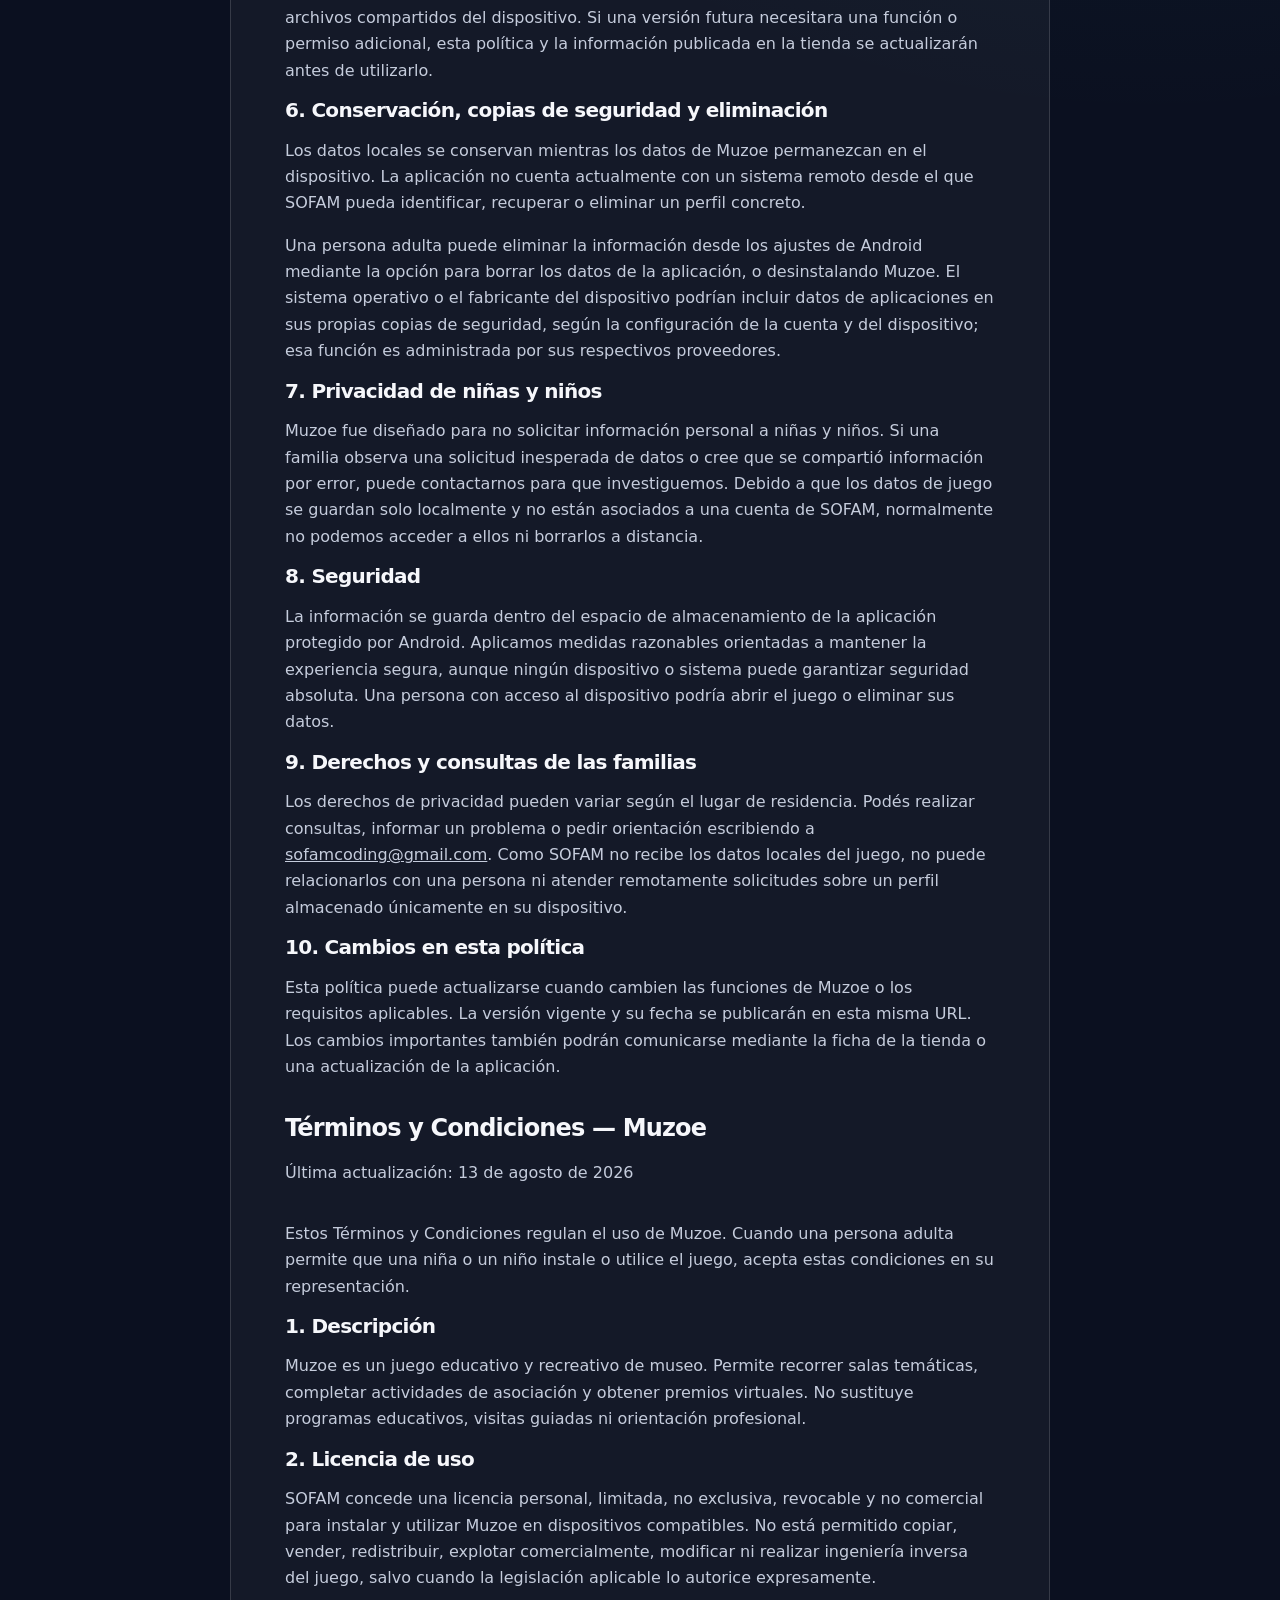
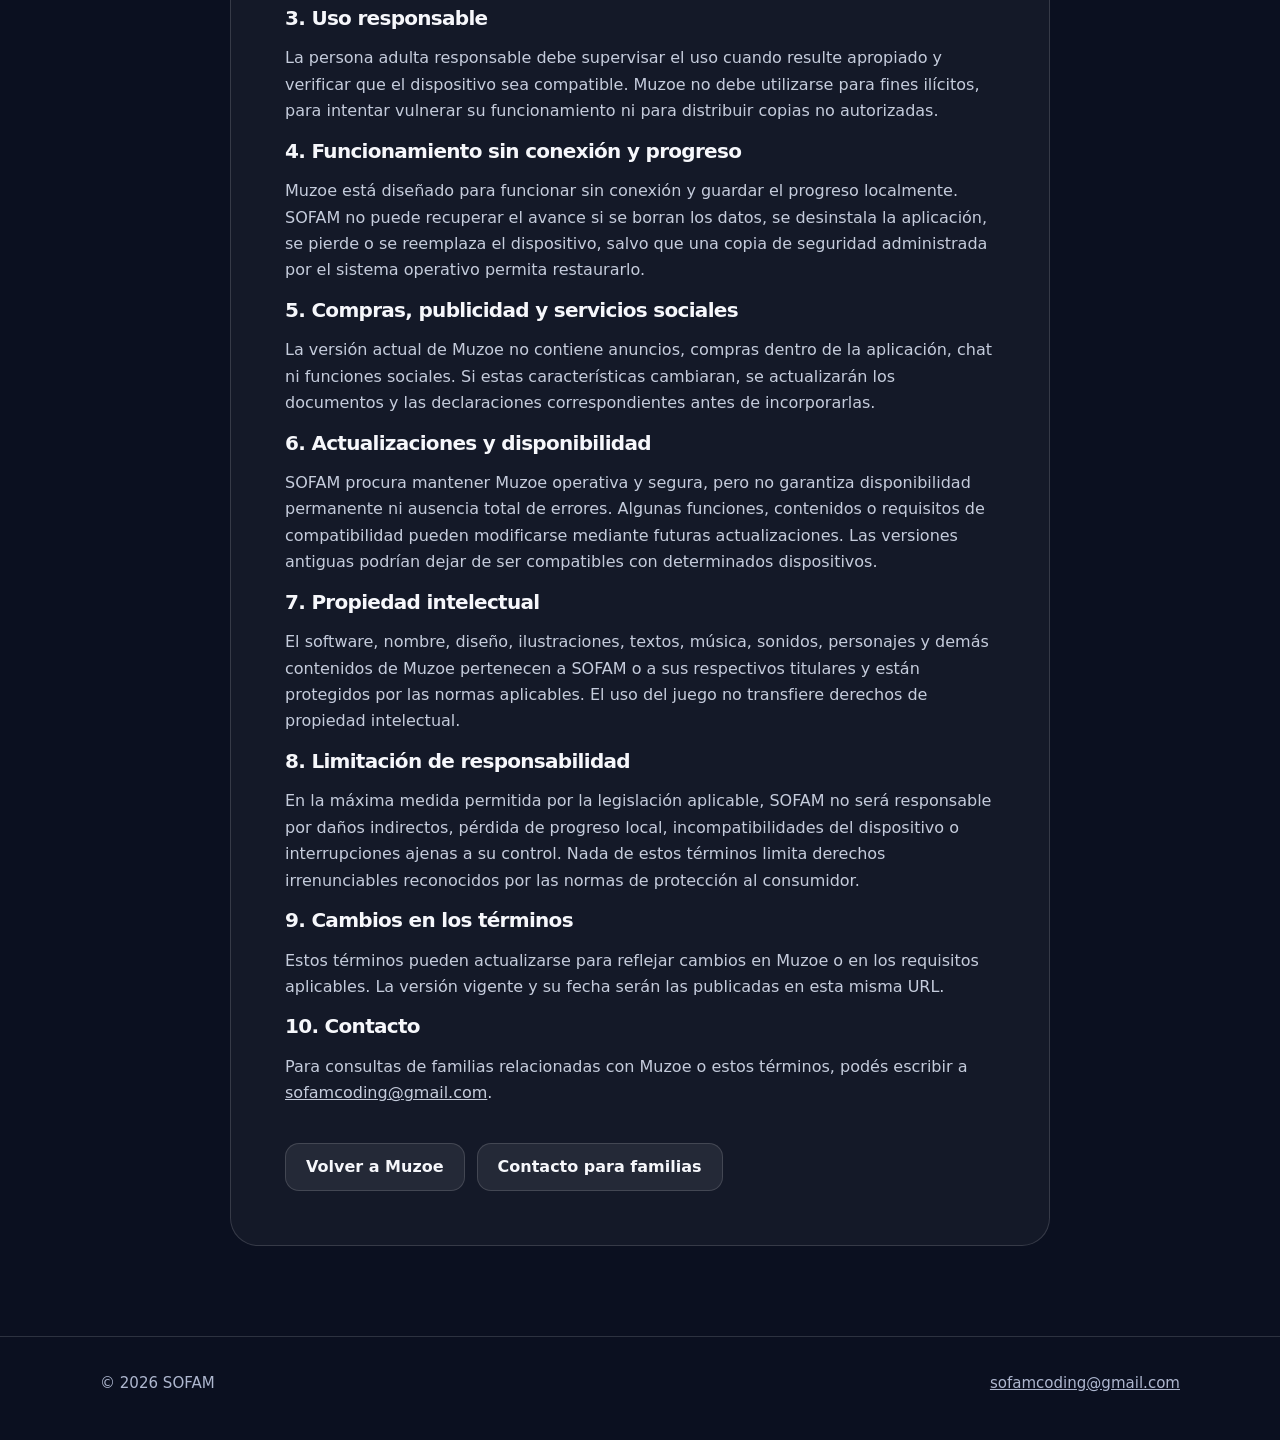
<file: muzoe/terminos/index.html>
<!doctype html>
<html lang="es">
<head>
  <meta charset="utf-8">
  <meta name="viewport" content="width=device-width, initial-scale=1">
  <meta http-equiv="refresh" content="0; url=/muzoe/legal/#terminos">
  <title>Términos y Condiciones — Muzoe</title>
  <meta name="description" content="Redirección a los Términos y Condiciones de Muzoe.">
  <link rel="canonical" href="https://sofam.com.ar/muzoe/legal/">
  <link rel="stylesheet" href="/assets/styles.css">
  <script>location.replace('/muzoe/legal/#terminos');</script>
</head>
<body><main class="legal-wrap"><section class="container legal"><p class="eyebrow">Muzoe · SOFAM</p><h1>Términos y Condiciones</h1><p>Los Términos y Condiciones de Muzoe están publicados en el documento legal unificado.</p><div class="legal-nav"><a class="button primary" href="/muzoe/legal/#terminos">Ir a los Términos y Condiciones de Muzoe</a></div></section></main></body>
</html>
</file>
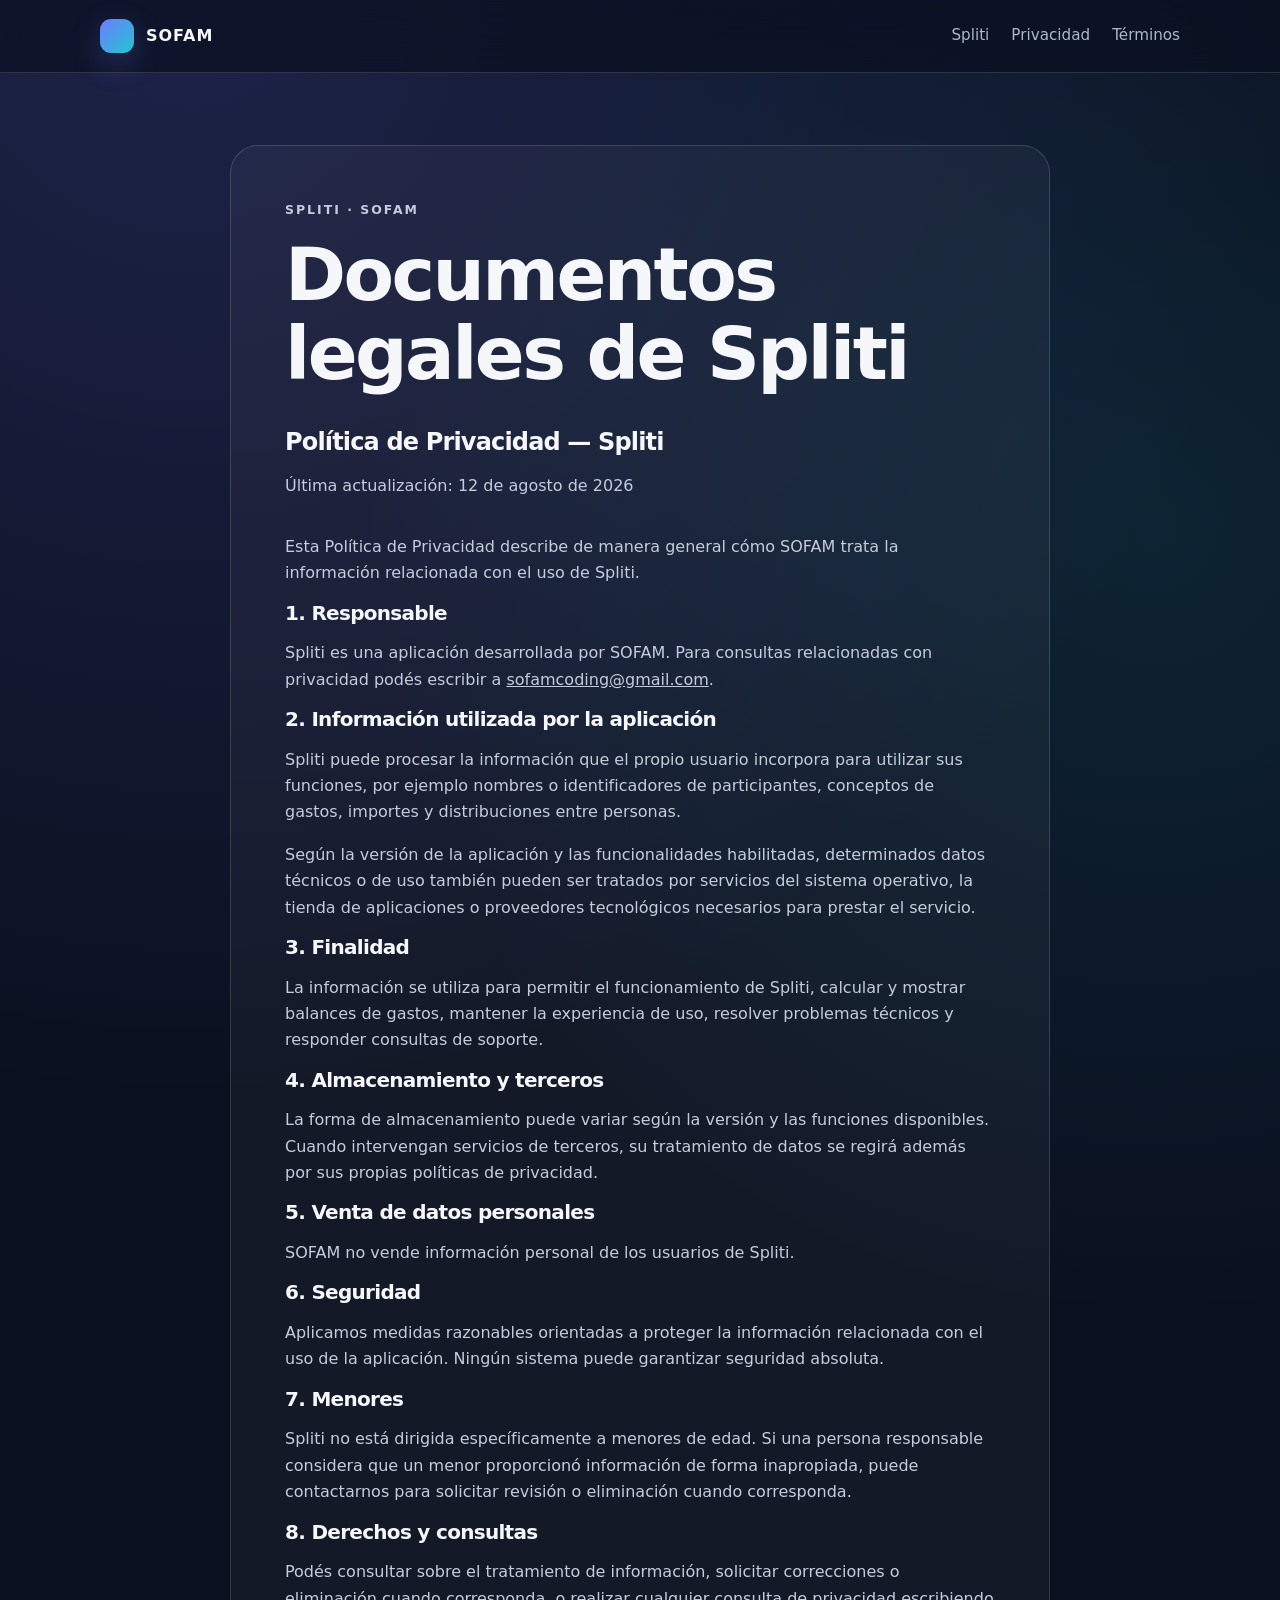
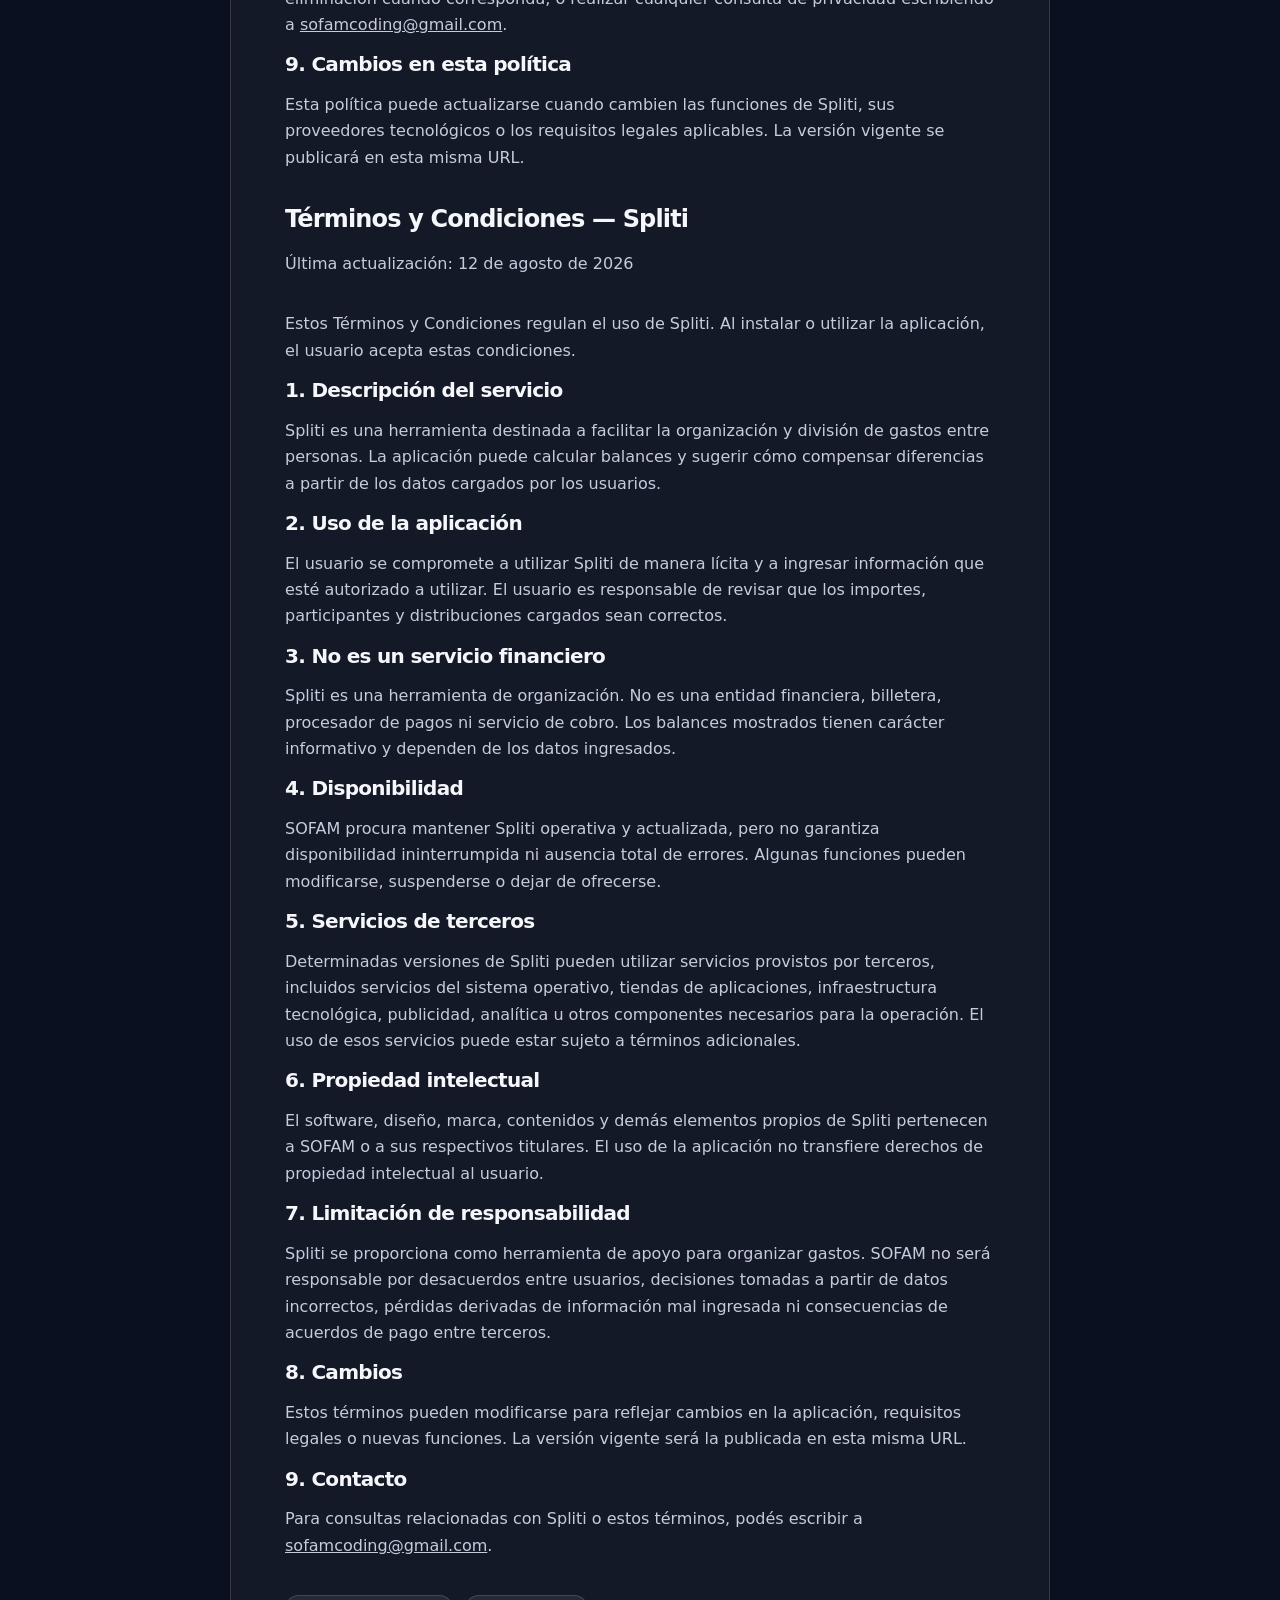
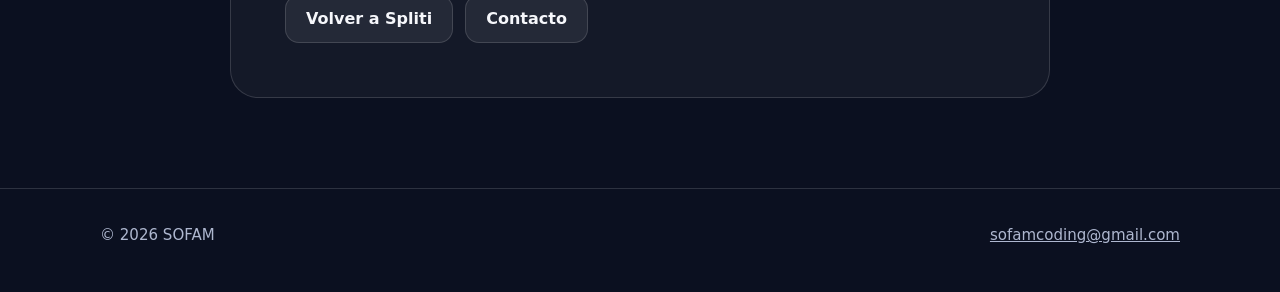
<file: spliti/legal/index.html>
<!doctype html>
<html lang="es">
<head>
  <meta charset="utf-8">
  <meta name="viewport" content="width=device-width, initial-scale=1">
  <title>Política de Privacidad y Términos — Spliti</title>
  <meta name="description" content="Política de Privacidad y Términos y Condiciones de Spliti, una aplicación de SOFAM.">
  <link rel="canonical" href="https://sofam.com.ar/spliti/legal/">
  <link rel="stylesheet" href="/assets/styles.css">
</head>
<body>
  <header class="site-header">
    <div class="container nav">
      <a class="brand" href="https://sofam.com.ar/"><span class="brand-mark" aria-hidden="true"></span>SOFAM</a>
      <nav class="nav-links" aria-label="Navegación legal de Spliti">
        <a href="/spliti/">Spliti</a>
        <a href="#privacidad">Privacidad</a>
        <a href="#terminos">Términos</a>
      </nav>
    </div>
  </header>

  <main class="legal-wrap">
    <article class="container legal">
      <p class="eyebrow">Spliti · SOFAM</p>
      <h1>Documentos legales de Spliti</h1>

      <section id="privacidad" aria-labelledby="titulo-privacidad">
        <h2 id="titulo-privacidad">Política de Privacidad — Spliti</h2>
        <p class="meta">Última actualización: 12 de agosto de 2026</p>

        <p>Esta Política de Privacidad describe de manera general cómo SOFAM trata la información relacionada con el uso de Spliti.</p>

        <h3>1. Responsable</h3>
        <p>Spliti es una aplicación desarrollada por SOFAM. Para consultas relacionadas con privacidad podés escribir a <a href="mailto:sofamcoding@gmail.com">sofamcoding@gmail.com</a>.</p>

        <h3>2. Información utilizada por la aplicación</h3>
        <p>Spliti puede procesar la información que el propio usuario incorpora para utilizar sus funciones, por ejemplo nombres o identificadores de participantes, conceptos de gastos, importes y distribuciones entre personas.</p>
        <p>Según la versión de la aplicación y las funcionalidades habilitadas, determinados datos técnicos o de uso también pueden ser tratados por servicios del sistema operativo, la tienda de aplicaciones o proveedores tecnológicos necesarios para prestar el servicio.</p>

        <h3>3. Finalidad</h3>
        <p>La información se utiliza para permitir el funcionamiento de Spliti, calcular y mostrar balances de gastos, mantener la experiencia de uso, resolver problemas técnicos y responder consultas de soporte.</p>

        <h3>4. Almacenamiento y terceros</h3>
        <p>La forma de almacenamiento puede variar según la versión y las funciones disponibles. Cuando intervengan servicios de terceros, su tratamiento de datos se regirá además por sus propias políticas de privacidad.</p>

        <h3>5. Venta de datos personales</h3>
        <p>SOFAM no vende información personal de los usuarios de Spliti.</p>

        <h3>6. Seguridad</h3>
        <p>Aplicamos medidas razonables orientadas a proteger la información relacionada con el uso de la aplicación. Ningún sistema puede garantizar seguridad absoluta.</p>

        <h3>7. Menores</h3>
        <p>Spliti no está dirigida específicamente a menores de edad. Si una persona responsable considera que un menor proporcionó información de forma inapropiada, puede contactarnos para solicitar revisión o eliminación cuando corresponda.</p>

        <h3>8. Derechos y consultas</h3>
        <p>Podés consultar sobre el tratamiento de información, solicitar correcciones o eliminación cuando corresponda, o realizar cualquier consulta de privacidad escribiendo a <a href="mailto:sofamcoding@gmail.com">sofamcoding@gmail.com</a>.</p>

        <h3>9. Cambios en esta política</h3>
        <p>Esta política puede actualizarse cuando cambien las funciones de Spliti, sus proveedores tecnológicos o los requisitos legales aplicables. La versión vigente se publicará en esta misma URL.</p>
      </section>

      <section id="terminos" aria-labelledby="titulo-terminos">
        <h2 id="titulo-terminos">Términos y Condiciones — Spliti</h2>
        <p class="meta">Última actualización: 12 de agosto de 2026</p>

        <p>Estos Términos y Condiciones regulan el uso de Spliti. Al instalar o utilizar la aplicación, el usuario acepta estas condiciones.</p>

        <h3>1. Descripción del servicio</h3>
        <p>Spliti es una herramienta destinada a facilitar la organización y división de gastos entre personas. La aplicación puede calcular balances y sugerir cómo compensar diferencias a partir de los datos cargados por los usuarios.</p>

        <h3>2. Uso de la aplicación</h3>
        <p>El usuario se compromete a utilizar Spliti de manera lícita y a ingresar información que esté autorizado a utilizar. El usuario es responsable de revisar que los importes, participantes y distribuciones cargados sean correctos.</p>

        <h3>3. No es un servicio financiero</h3>
        <p>Spliti es una herramienta de organización. No es una entidad financiera, billetera, procesador de pagos ni servicio de cobro. Los balances mostrados tienen carácter informativo y dependen de los datos ingresados.</p>

        <h3>4. Disponibilidad</h3>
        <p>SOFAM procura mantener Spliti operativa y actualizada, pero no garantiza disponibilidad ininterrumpida ni ausencia total de errores. Algunas funciones pueden modificarse, suspenderse o dejar de ofrecerse.</p>

        <h3>5. Servicios de terceros</h3>
        <p>Determinadas versiones de Spliti pueden utilizar servicios provistos por terceros, incluidos servicios del sistema operativo, tiendas de aplicaciones, infraestructura tecnológica, publicidad, analítica u otros componentes necesarios para la operación. El uso de esos servicios puede estar sujeto a términos adicionales.</p>

        <h3>6. Propiedad intelectual</h3>
        <p>El software, diseño, marca, contenidos y demás elementos propios de Spliti pertenecen a SOFAM o a sus respectivos titulares. El uso de la aplicación no transfiere derechos de propiedad intelectual al usuario.</p>

        <h3>7. Limitación de responsabilidad</h3>
        <p>Spliti se proporciona como herramienta de apoyo para organizar gastos. SOFAM no será responsable por desacuerdos entre usuarios, decisiones tomadas a partir de datos incorrectos, pérdidas derivadas de información mal ingresada ni consecuencias de acuerdos de pago entre terceros.</p>

        <h3>8. Cambios</h3>
        <p>Estos términos pueden modificarse para reflejar cambios en la aplicación, requisitos legales o nuevas funciones. La versión vigente será la publicada en esta misma URL.</p>

        <h3>9. Contacto</h3>
        <p>Para consultas relacionadas con Spliti o estos términos, podés escribir a <a href="mailto:sofamcoding@gmail.com">sofamcoding@gmail.com</a>.</p>
      </section>

      <div class="legal-nav">
        <a class="button" href="/spliti/">Volver a Spliti</a>
        <a class="button" href="mailto:sofamcoding@gmail.com?subject=Spliti">Contacto</a>
      </div>
    </article>
  </main>

  <footer class="footer">
    <div class="container footer-inner">
      <span>© 2026 SOFAM</span>
      <span><a href="mailto:sofamcoding@gmail.com">sofamcoding@gmail.com</a></span>
    </div>
  </footer>
</body>
</html>
</file>
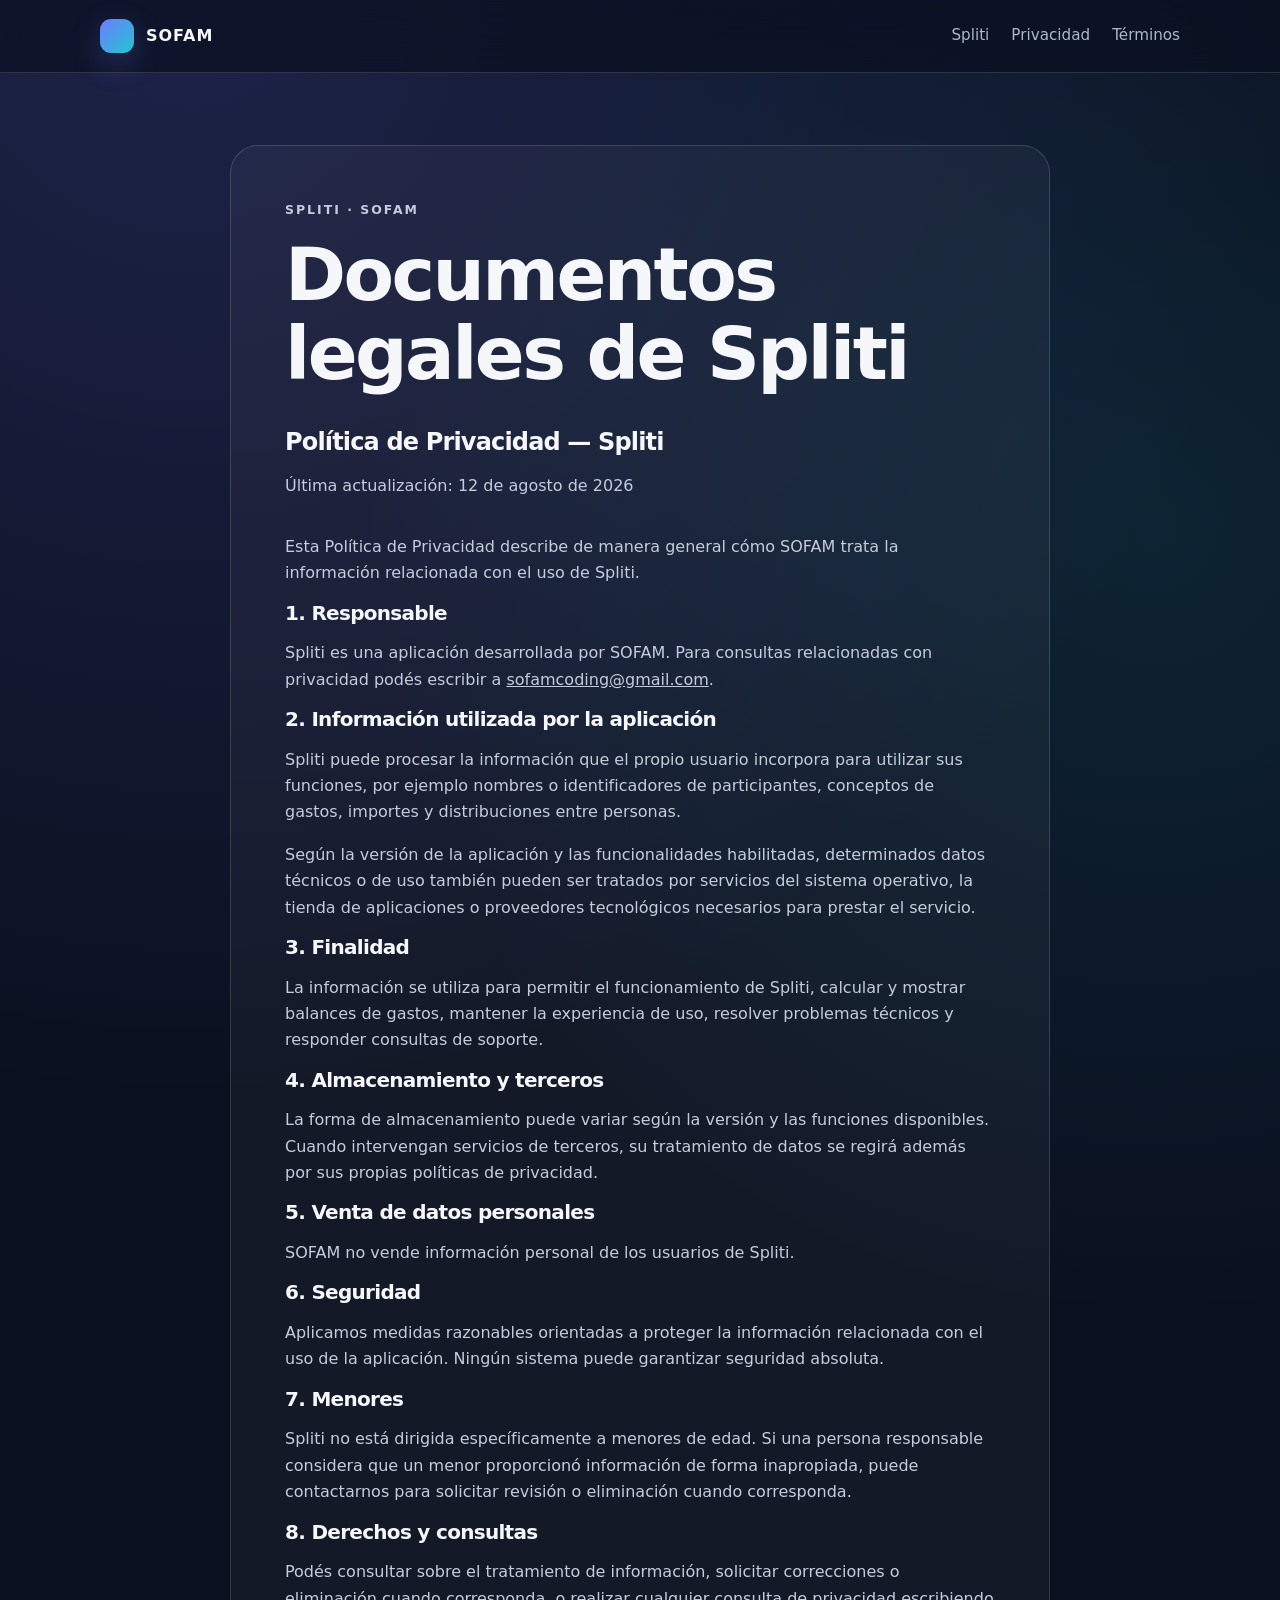
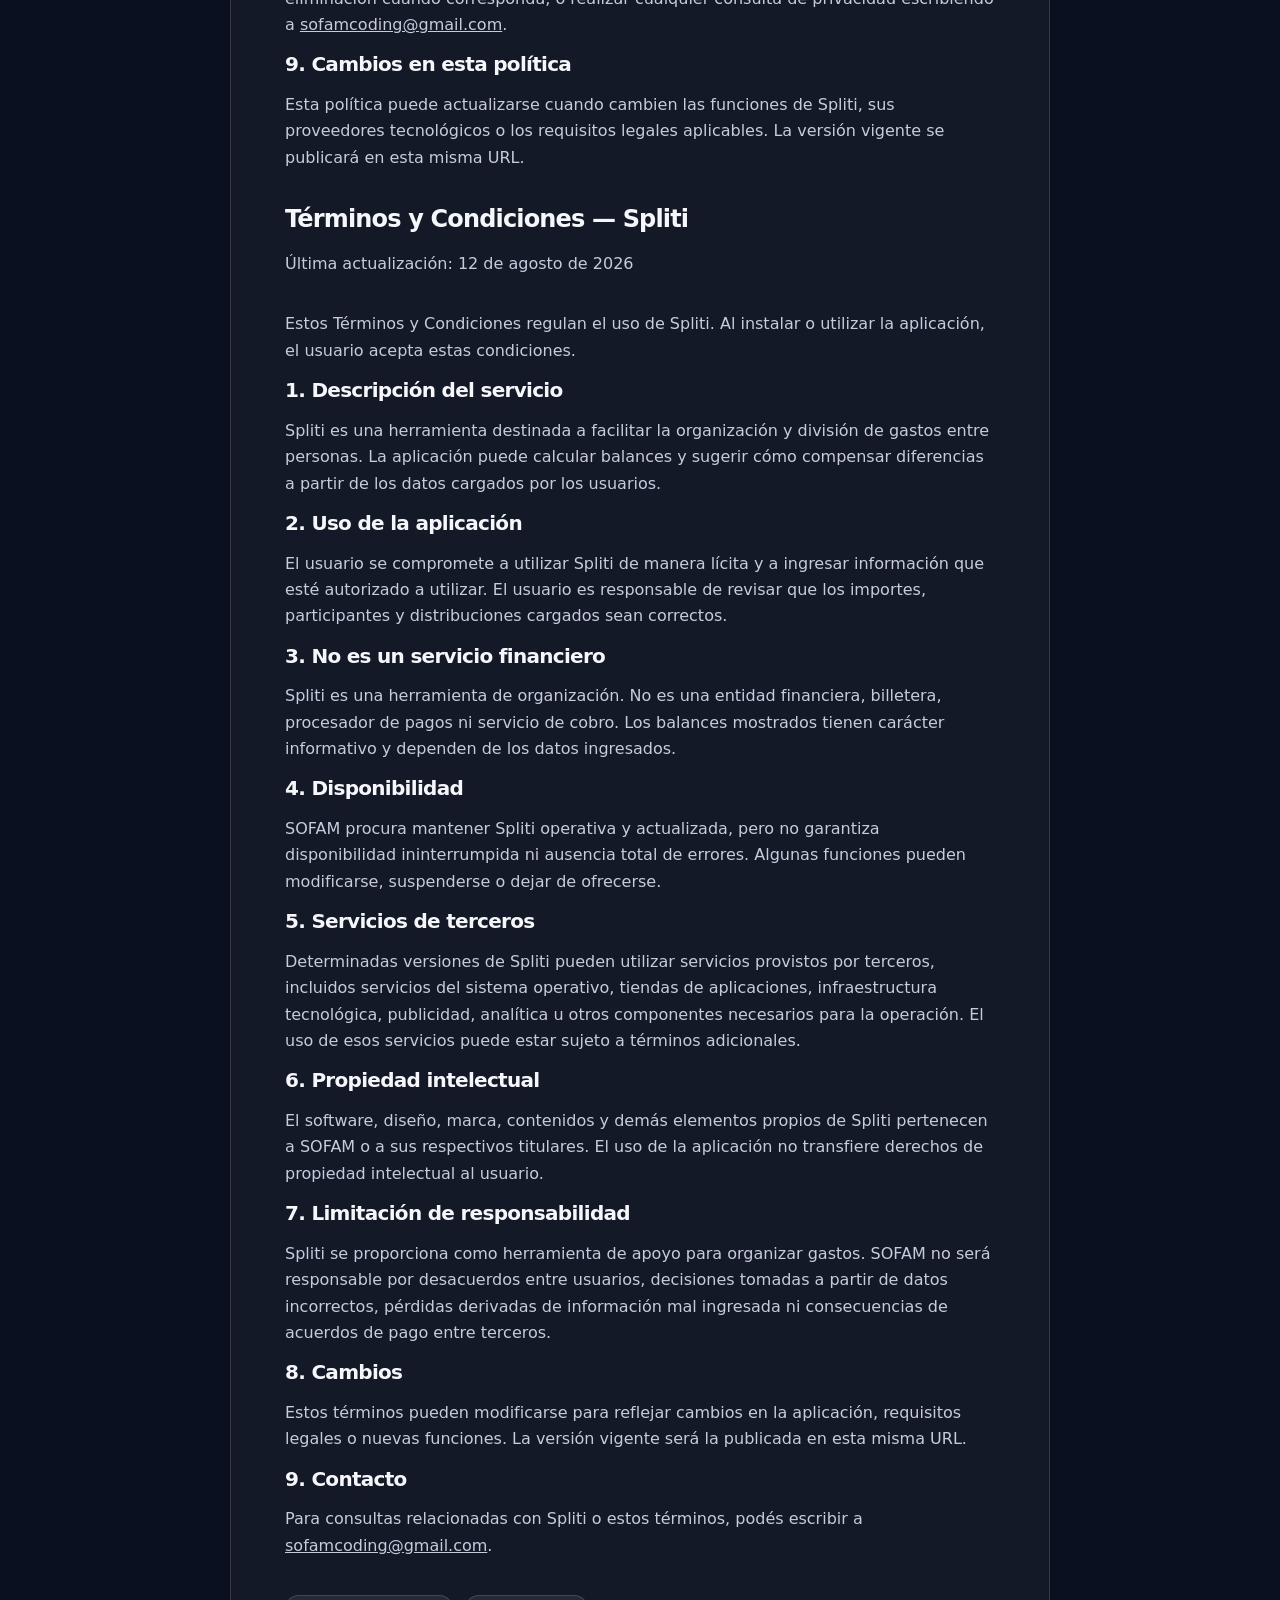
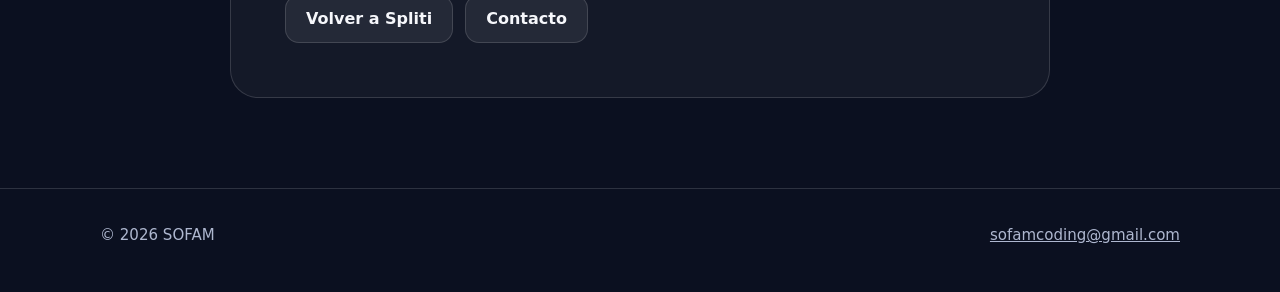
<file: spliti/privacidad/index.html>
<!doctype html>
<html lang="es">
<head>
  <meta charset="utf-8">
  <meta name="viewport" content="width=device-width, initial-scale=1">
  <meta http-equiv="refresh" content="0; url=/spliti/legal/#privacidad">
  <title>Política de Privacidad — Spliti</title>
  <meta name="description" content="Redirección a la Política de Privacidad de Spliti.">
  <link rel="canonical" href="https://sofam.com.ar/spliti/legal/">
  <link rel="stylesheet" href="/assets/styles.css">
  <script>location.replace('/spliti/legal/#privacidad');</script>
</head>
<body>
  <main class="legal-wrap">
    <section class="container legal">
      <p class="eyebrow">Spliti · SOFAM</p>
      <h1>Política de Privacidad</h1>
      <p>La Política de Privacidad de Spliti está publicada en el documento legal unificado.</p>
      <div class="legal-nav">
        <a class="button primary" href="/spliti/legal/#privacidad">Ir a la Política de Privacidad de Spliti</a>
      </div>
    </section>
  </main>
</body>
</html>
</file>
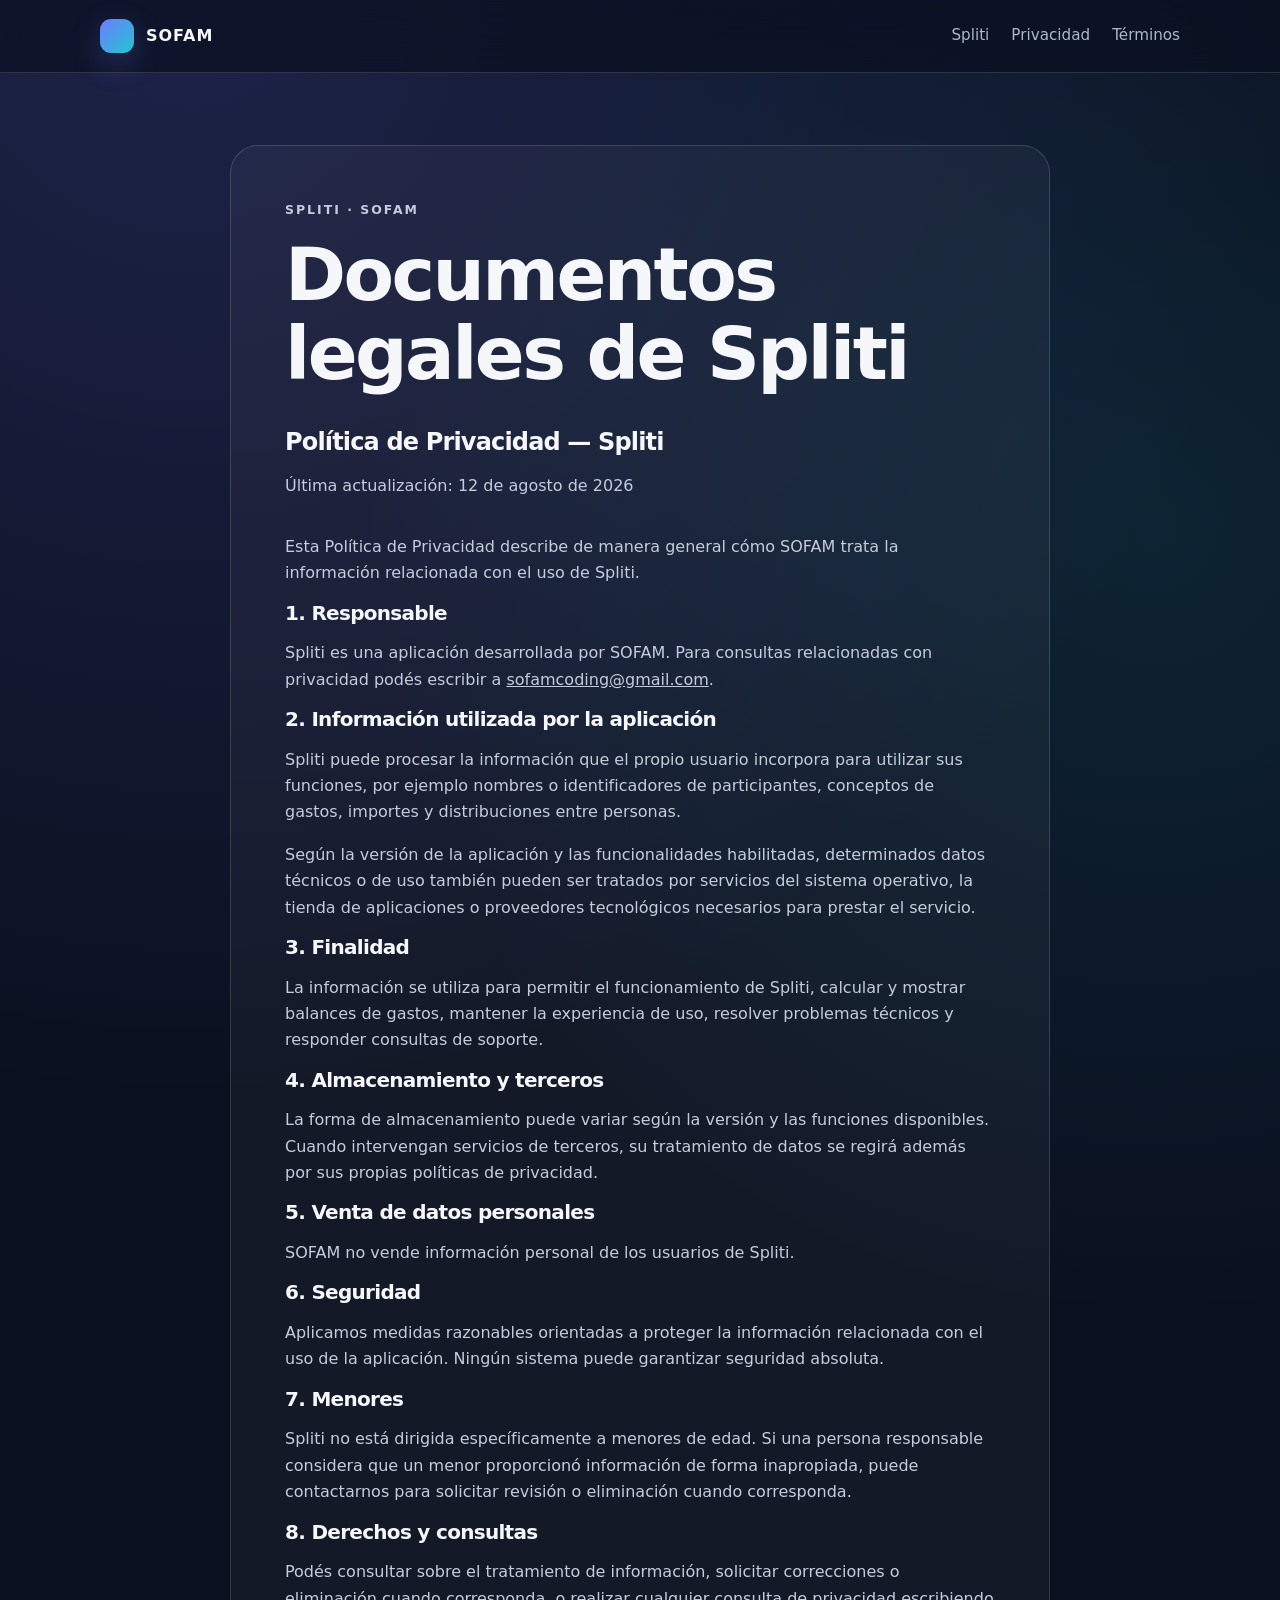
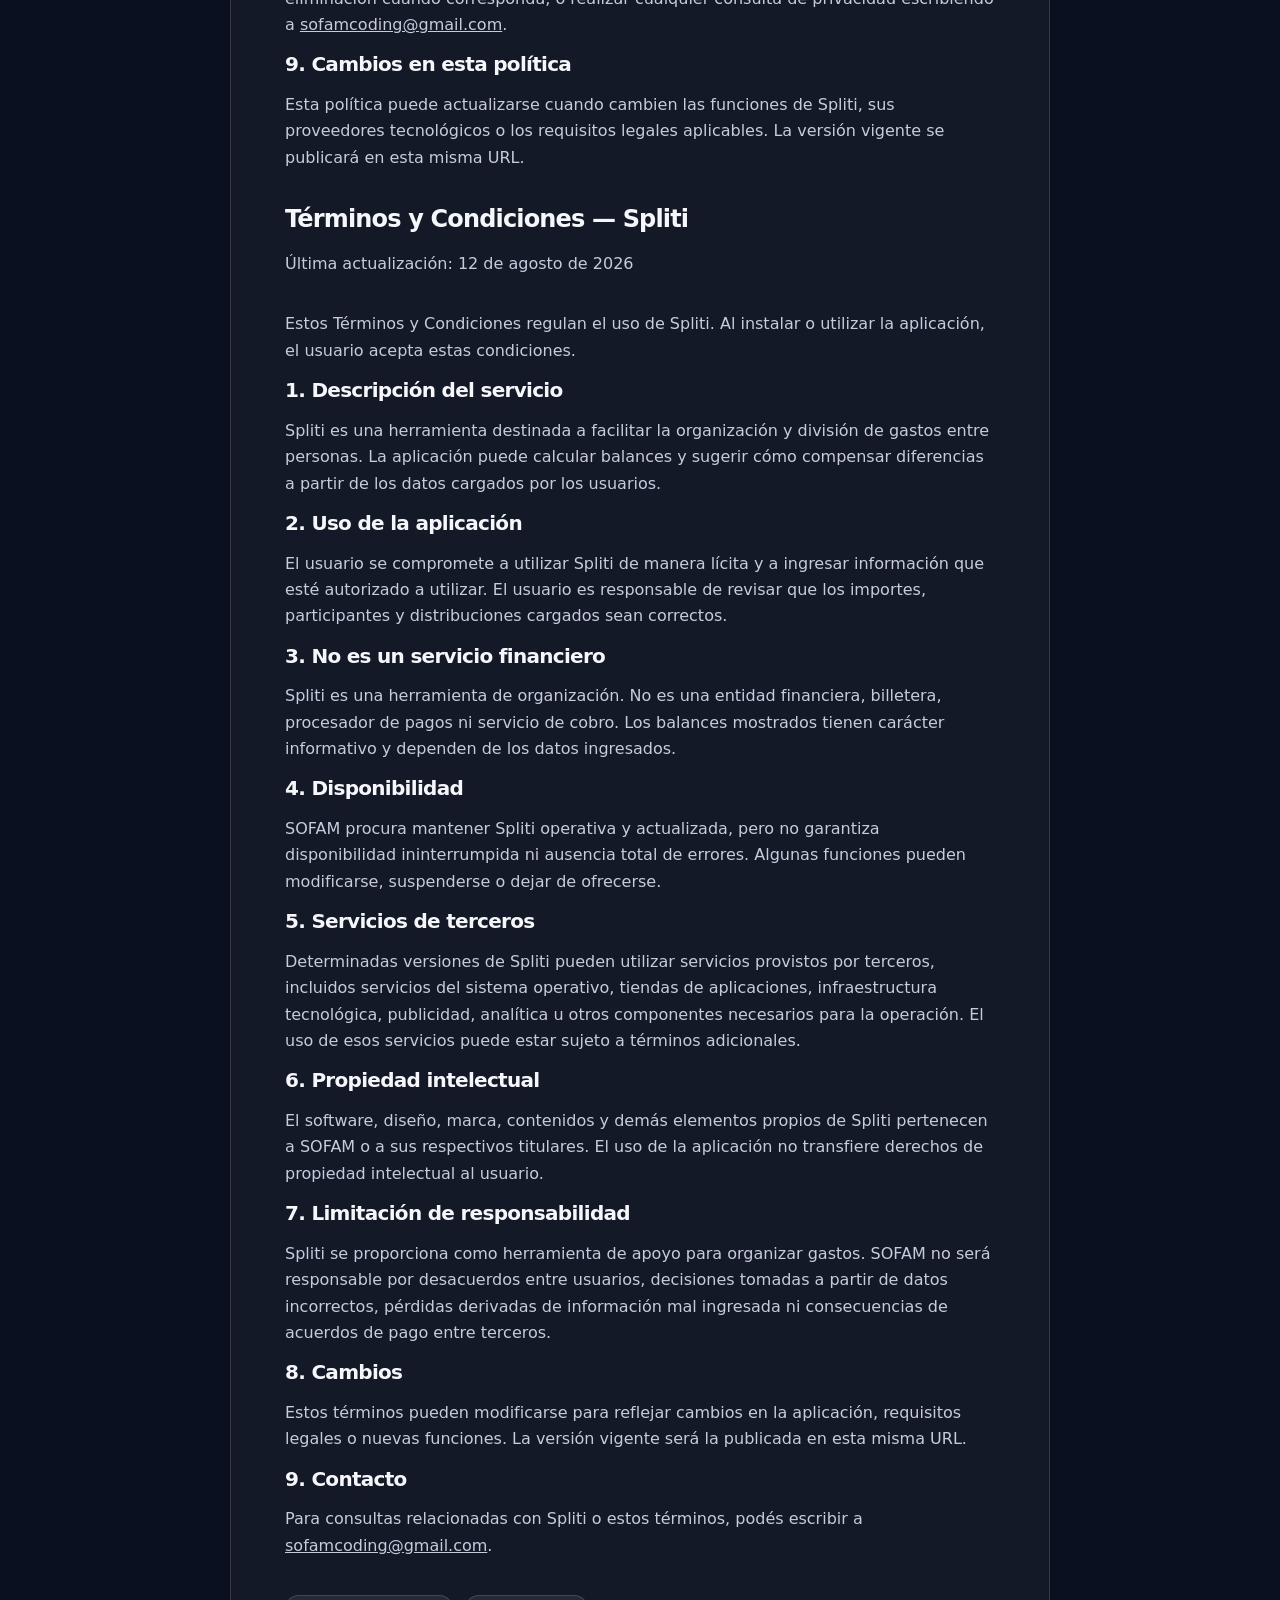
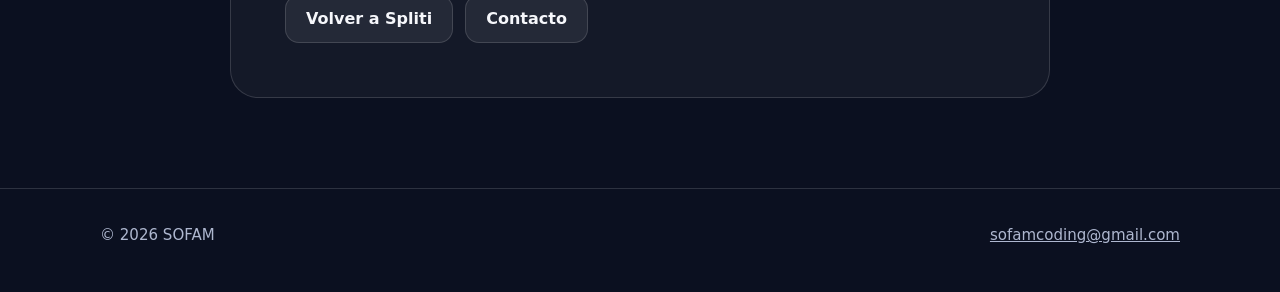
<file: spliti/termin/index.html>
<!doctype html>
<html lang="es">
<head>
  <meta charset="utf-8">
  <meta name="viewport" content="width=device-width, initial-scale=1">
  <meta http-equiv="refresh" content="0; url=/spliti/legal/#terminos">
  <title>Términos y Condiciones — Spliti</title>
  <meta name="description" content="Redirección a los Términos y Condiciones de Spliti.">
  <link rel="canonical" href="https://sofam.com.ar/spliti/legal/">
  <link rel="stylesheet" href="/assets/styles.css">
  <script>location.replace('/spliti/legal/#terminos');</script>
</head>
<body>
  <main class="legal-wrap">
    <section class="container legal">
      <p class="eyebrow">Spliti · SOFAM</p>
      <h1>Términos y Condiciones</h1>
      <p>Los Términos y Condiciones de Spliti están publicados en el documento legal unificado.</p>
      <div class="legal-nav">
        <a class="button primary" href="/spliti/legal/#terminos">Ir a Términos y Condiciones de Spliti</a>
      </div>
    </section>
  </main>
</body>
</html>
</file>
<file: assets/styles.css>
:root {
  --bg: #0b1020;
  --bg-soft: #111830;
  --surface: rgba(255,255,255,.07);
  --surface-strong: rgba(255,255,255,.11);
  --text: #f6f7fb;
  --muted: #aeb7cf;
  --line: rgba(255,255,255,.14);
  --sofam: #6f7cff;
  --spliti-a: #7b61ff;
  --spliti-b: #20c6cf;
  --muzoe-a: #31b7d3;
  --muzoe-b: #ffd166;
  --accent: #b9c0ff;
  --shadow: 0 28px 70px rgba(0,0,0,.28);
  --radius: 24px;
  --max: 1080px;
}

* { box-sizing: border-box; }
html { scroll-behavior: smooth; }
body {
  margin: 0;
  font-family: Inter, ui-sans-serif, system-ui, -apple-system, BlinkMacSystemFont, "Segoe UI", sans-serif;
  background:
    radial-gradient(circle at 15% 0%, rgba(111,124,255,.18), transparent 30%),
    radial-gradient(circle at 90% 15%, rgba(32,198,207,.11), transparent 25%),
    var(--bg);
  color: var(--text);
  line-height: 1.65;
}

a { color: inherit; }
img { max-width: 100%; }

.container { width: min(var(--max), calc(100% - 40px)); margin: 0 auto; }

.site-header {
  position: sticky;
  top: 0;
  z-index: 20;
  backdrop-filter: blur(18px);
  background: rgba(11,16,32,.72);
  border-bottom: 1px solid var(--line);
}
.nav {
  min-height: 72px;
  display: flex;
  align-items: center;
  justify-content: space-between;
  gap: 24px;
}
.brand {
  display: inline-flex;
  align-items: center;
  gap: 12px;
  text-decoration: none;
  font-weight: 800;
  letter-spacing: .06em;
}
.brand-mark {
  width: 34px;
  height: 34px;
  border-radius: 11px;
  background: linear-gradient(135deg, var(--sofam), var(--spliti-b));
  box-shadow: 0 10px 30px rgba(111,124,255,.28);
}
.nav-links { display: flex; align-items: center; gap: 22px; }
.nav-links a { color: var(--muted); text-decoration: none; font-size: .95rem; }
.nav-links a:hover { color: var(--text); }

.hero { padding: 112px 0 78px; }
.hero-grid { display: grid; grid-template-columns: 1.2fr .8fr; align-items: center; gap: 64px; }
.eyebrow {
  margin: 0 0 14px;
  color: var(--accent);
  text-transform: uppercase;
  letter-spacing: .16em;
  font-size: .78rem;
  font-weight: 800;
}
h1, h2, h3 { line-height: 1.08; letter-spacing: -.035em; margin-top: 0; }
h1 { font-size: clamp(3rem, 8vw, 6.6rem); margin-bottom: 22px; }
h2 { font-size: clamp(2rem, 5vw, 3.8rem); margin-bottom: 18px; }
h3 { font-size: 1.25rem; margin-bottom: 10px; }
.lead { font-size: clamp(1.08rem, 2vw, 1.35rem); color: var(--muted); max-width: 660px; }
.actions { display: flex; gap: 14px; flex-wrap: wrap; margin-top: 32px; }
.button {
  display: inline-flex;
  align-items: center;
  justify-content: center;
  min-height: 48px;
  padding: 0 20px;
  border-radius: 14px;
  border: 1px solid var(--line);
  text-decoration: none;
  font-weight: 750;
  background: var(--surface);
}
.button.primary {
  border-color: transparent;
  background: linear-gradient(135deg, var(--sofam), #8c6fff);
  box-shadow: 0 14px 34px rgba(111,124,255,.3);
}
.button:hover { transform: translateY(-1px); }

.hero-card {
  min-height: 390px;
  border: 1px solid var(--line);
  border-radius: 34px;
  background:
    radial-gradient(circle at 30% 20%, rgba(123,97,255,.34), transparent 32%),
    radial-gradient(circle at 75% 70%, rgba(32,198,207,.28), transparent 34%),
    var(--bg-soft);
  box-shadow: var(--shadow);
  display: grid;
  place-items: center;
  position: relative;
  overflow: hidden;
}
.hero-card::after {
  content: "";
  position: absolute;
  inset: 12%;
  border-radius: 28px;
  border: 1px solid rgba(255,255,255,.12);
  transform: rotate(-5deg);
}
.mini-app {
  width: 210px;
  aspect-ratio: .55;
  border-radius: 34px;
  background: linear-gradient(180deg, rgba(255,255,255,.16), rgba(255,255,255,.05));
  border: 1px solid rgba(255,255,255,.2);
  box-shadow: 0 25px 60px rgba(0,0,0,.4);
  padding: 24px;
  position: relative;
  z-index: 2;
}
.mini-logo {
  width: 60px; height: 60px; border-radius: 18px;
  background: linear-gradient(135deg, var(--spliti-a), var(--spliti-b));
  margin-bottom: 28px;
}
.mini-line { height: 11px; border-radius: 99px; background: rgba(255,255,255,.16); margin: 12px 0; }
.mini-line.short { width: 65%; }
.mini-chip { margin-top: 26px; width: 100%; height: 44px; border-radius: 13px; background: linear-gradient(135deg, var(--spliti-a), var(--spliti-b)); }

.section { padding: 82px 0; }
.section.soft { background: rgba(255,255,255,.025); border-block: 1px solid var(--line); }
.section-copy { max-width: 720px; color: var(--muted); }
.cards { display: grid; grid-template-columns: repeat(3, 1fr); gap: 20px; margin-top: 34px; }
.card {
  border: 1px solid var(--line);
  border-radius: var(--radius);
  padding: 28px;
  background: var(--surface);
}
.card p { color: var(--muted); margin-bottom: 0; }
.app-card {
  display: grid;
  grid-template-columns: 86px 1fr;
  gap: 24px;
  align-items: center;
  border: 1px solid var(--line);
  border-radius: 28px;
  padding: 28px;
  background: linear-gradient(145deg, rgba(123,97,255,.14), rgba(32,198,207,.07));
  text-decoration: none;
  margin-top: 34px;
}
.app-icon { width: 86px; height: 86px; border-radius: 24px; background: linear-gradient(135deg, var(--spliti-a), var(--spliti-b)); box-shadow: 0 18px 40px rgba(123,97,255,.28); }
.app-icon.muzoe { background: linear-gradient(135deg, var(--muzoe-a), var(--muzoe-b)); box-shadow: 0 18px 40px rgba(49,183,211,.25); }
.app-card p { color: var(--muted); margin: 6px 0 0; }

.legal-wrap { padding: 72px 0 90px; }
.legal {
  max-width: 820px;
  margin: 0 auto;
  border: 1px solid var(--line);
  background: rgba(255,255,255,.04);
  border-radius: 28px;
  padding: clamp(26px, 5vw, 54px);
}
.legal h1 { font-size: clamp(2.4rem, 7vw, 4.6rem); }
.legal h2 { font-size: 1.5rem; margin-top: 36px; }
.legal p, .legal li { color: #c5ccdc; }
.legal ul { padding-left: 1.2rem; }
.meta { color: var(--muted); margin-bottom: 34px; }
.legal-nav { display: flex; gap: 12px; flex-wrap: wrap; margin-top: 36px; }

.footer { border-top: 1px solid var(--line); padding: 34px 0 44px; color: var(--muted); font-size: .94rem; }
.footer-inner { display: flex; justify-content: space-between; gap: 20px; flex-wrap: wrap; }
.footer a { color: var(--muted); }

@media (max-width: 820px) {
  .hero { padding-top: 72px; }
  .hero-grid { grid-template-columns: 1fr; gap: 40px; }
  .hero-card { min-height: 320px; }
  .cards { grid-template-columns: 1fr; }
  .nav-links { gap: 14px; }
  .nav-links .hide-mobile { display: none; }
  .app-card { grid-template-columns: 66px 1fr; }
  .app-icon { width: 66px; height: 66px; border-radius: 19px; }
}

@media (max-width: 520px) {
  .container { width: min(var(--max), calc(100% - 26px)); }
  .nav { min-height: 64px; }
  .brand-mark { width: 30px; height: 30px; }
  .hero { padding: 58px 0 56px; }
  .section { padding: 60px 0; }
  .app-card { align-items: start; padding: 22px; }
}
</file>
